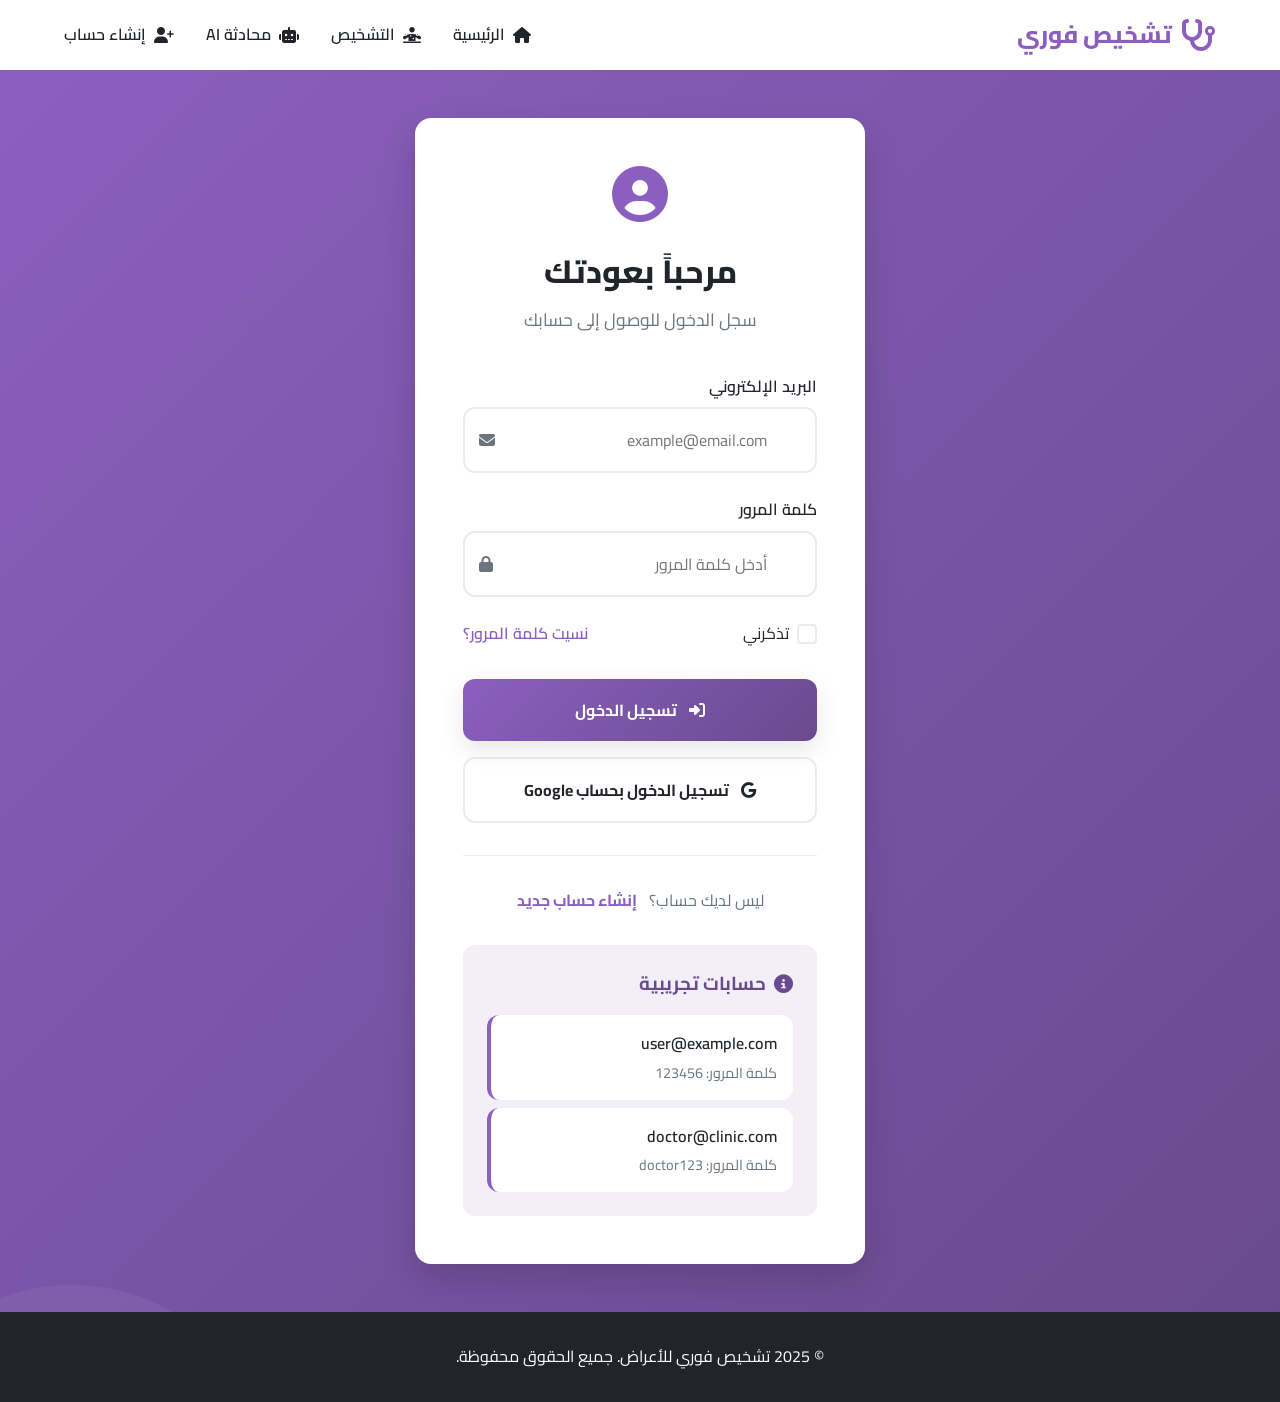
<file: index.html>
<!DOCTYPE html>
<html lang="ar" dir="rtl">
<head>
    <meta charset="UTF-8">
    <meta name="viewport" content="width=device-width, initial-scale=1.0">
    <title>تشخيص فوري للأعراض | الصفحة الرئيسية</title>
    <link href="https://fonts.googleapis.com/css2?family=Cairo:wght@300;400;500;600;700;800;900&display=swap" rel="stylesheet">
    <link rel="stylesheet" href="https://cdnjs.cloudflare.com/ajax/libs/font-awesome/6.4.0/css/all.min.css">
    <style>
        :root {
            --primary: #8A2BE2; /* تغيير الأزرق إلى بنفسجي */
            --primary-dark: #6A1B9A; /* بنفسجي داكن */
            --primary-light: #9C4DF4; /* بنفسجي فاتح */
            --secondary: #D8BFD8; /* لافندر فاتح */
            --accent: #FF6B8B; /* وردي */
            --success: #57CC99;
            --warning: #FFD166;
            --light: #F8F9FA;
            --dark: #212529;
            --gray: #6C757D;
            --gradient-primary: linear-gradient(135deg, #8A2BE2 0%, #6A1B9A 100%); /* تغيير التدرج إلى بنفسجي */
            --gradient-secondary: linear-gradient(135deg, #D8BFD8 0%, #8A2BE2 100%); /* تغيير التدرج إلى بنفسجي */
            --gradient-accent: linear-gradient(135deg, #FF6B8B 0%, #E63946 100%);
            --shadow-sm: 0 2px 10px rgba(0, 0, 0, 0.05);
            --shadow: 0 8px 25px rgba(0, 0, 0, 0.1);
            --shadow-lg: 0 15px 35px rgba(0, 0, 0, 0.15);
            --radius: 12px;
            --radius-lg: 16px;
        }

        * {
            margin: 0;
            padding: 0;
            box-sizing: border-box;
        }

        html {
            scroll-behavior: smooth;
        }

        body {
            font-family: 'Cairo', sans-serif;
            line-height: 1.6;
            color: var(--dark);
            background-color: #f8fafc;
            overflow-x: hidden;
        }

        /* Header */
        .header {
            background: white;
            box-shadow: var(--shadow-sm);
            position: sticky;
            top: 0;
            z-index: 100;
            padding: 1rem 0;
        }

        .header-container {
            max-width: 1200px;
            margin: 0 auto;
            padding: 0 1.5rem;
            display: flex;
            justify-content: space-between;
            align-items: center;
        }

        .logo {
            display: flex;
            align-items: center;
            text-decoration: none;
        }

        .logo-icon {
            font-size: 2rem;
            color: var(--primary);
            margin-left: 0.5rem;
        }

        .logo-text {
            font-size: 1.5rem;
            font-weight: 800;
            color: var(--primary);
        }

        .nav-menu {
            display: flex;
            list-style: none;
            gap: 2rem;
        }

        .nav-link {
            text-decoration: none;
            color: var(--dark);
            font-weight: 600;
            transition: color 0.3s;
            display: flex;
            align-items: center;
            gap: 0.5rem;
        }

        .nav-link:hover, .nav-link.active {
            color: var(--primary);
        }

        .user-actions {
            display: flex;
            align-items: center;
            gap: 1rem;
        }

        .user-profile {
            display: flex;
            align-items: center;
            gap: 0.5rem;
            background: var(--light);
            padding: 0.5rem 1rem;
            border-radius: 50px;
            cursor: pointer;
        }

        .user-avatar {
            width: 36px;
            height: 36px;
            border-radius: 50%;
            background: var(--gradient-primary);
            display: flex;
            align-items: center;
            justify-content: center;
            color: white;
            font-weight: 700;
        }

        .mobile-menu-btn {
            display: none;
            background: none;
            border: none;
            font-size: 1.5rem;
            color: var(--dark);
            cursor: pointer;
        }

        /* Hero Section */
        .hero {
            background: var(--gradient-primary);
            color: white;
            padding: 5rem 0;
            position: relative;
            overflow: hidden;
        }

        .hero::before {
            content: '';
            position: absolute;
            top: -50%;
            right: -20%;
            width: 600px;
            height: 600px;
            border-radius: 50%;
            background: rgba(255, 255, 255, 0.05);
        }

        .hero::after {
            content: '';
            position: absolute;
            bottom: -30%;
            left: -10%;
            width: 400px;
            height: 400px;
            border-radius: 50%;
            background: rgba(255, 255, 255, 0.05);
        }

        .hero-container {
            max-width: 1200px;
            margin: 0 auto;
            padding: 0 1.5rem;
            display: grid;
            grid-template-columns: 1fr 1fr;
            gap: 3rem;
            align-items: center;
            position: relative;
            z-index: 1;
        }

        .hero-content {
            padding: 1rem 0;
        }

        .hero-badge {
            display: inline-block;
            background: rgba(255, 255, 255, 0.2);
            color: white;
            padding: 0.5rem 1.2rem;
            border-radius: 50px;
            font-size: 0.9rem;
            font-weight: 600;
            margin-bottom: 1.5rem;
            backdrop-filter: blur(10px);
        }

        .hero-title {
            font-size: 3rem;
            line-height: 1.2;
            margin-bottom: 1.5rem;
            font-weight: 800;
        }

        .hero-description {
            font-size: 1.2rem;
            margin-bottom: 2.5rem;
            opacity: 0.9;
        }

        .hero-actions {
            display: flex;
            gap: 1rem;
            margin-bottom: 3rem;
        }

        .btn {
            display: inline-flex;
            align-items: center;
            justify-content: center;
            padding: 1rem 2rem;
            border-radius: var(--radius);
            font-weight: 700;
            text-decoration: none;
            transition: all 0.3s ease;
            border: none;
            cursor: pointer;
            font-family: inherit;
            font-size: 1rem;
            gap: 0.7rem;
        }

        .btn-primary {
            background: white;
            color: var(--primary);
            box-shadow: var(--shadow);
        }

        .btn-primary:hover {
            transform: translateY(-3px);
            box-shadow: var(--shadow-lg);
        }

        .btn-outline {
            background: transparent;
            color: white;
            border: 2px solid rgba(255, 255, 255, 0.3);
        }

        .btn-outline:hover {
            background: rgba(255, 255, 255, 0.1);
            transform: translateY(-3px);
        }

        .hero-stats {
            display: flex;
            gap: 2rem;
        }

        .stat {
            text-align: center;
        }

        .stat-number {
            font-size: 2rem;
            font-weight: 800;
            margin-bottom: 0.5rem;
        }

        .stat-label {
            font-size: 0.9rem;
            opacity: 0.8;
        }

        .hero-visual {
            display: flex;
            justify-content: center;
            align-items: center;
        }

        .hero-card {
            background: white;
            border-radius: var(--radius-lg);
            padding: 2rem;
            box-shadow: var(--shadow-lg);
            color: var(--dark);
            text-align: center;
            max-width: 300px;
            margin: 0 auto;
        }

        .hero-card-icon {
            font-size: 3rem;
            margin-bottom: 1rem;
            color: var(--primary);
        }

        .hero-card-title {
            font-size: 1.5rem;
            margin-bottom: 1rem;
            font-weight: 700;
        }

        .hero-card-description {
            color: var(--gray);
            margin-bottom: 1.5rem;
        }

        /* Sections */
        .section {
            padding: 5rem 0;
        }

        .section-header {
            text-align: center;
            margin-bottom: 4rem;
        }

        .section-title {
            font-size: 2.5rem;
            color: var(--dark);
            margin-bottom: 1rem;
            font-weight: 800;
            position: relative;
            display: inline-block;
        }

        .section-title::after {
            content: '';
            position: absolute;
            bottom: -10px;
            right: 50%;
            transform: translateX(50%);
            width: 80px;
            height: 4px;
            background: var(--gradient-primary);
            border-radius: 2px;
        }

        .section-description {
            font-size: 1.2rem;
            color: var(--gray);
            max-width: 700px;
            margin: 0 auto;
        }

        .container {
            max-width: 1200px;
            margin: 0 auto;
            padding: 0 1.5rem;
        }

        /* Features */
        .features-grid {
            display: grid;
            grid-template-columns: repeat(auto-fit, minmax(300px, 1fr));
            gap: 2rem;
        }

        .feature-card {
            background: white;
            border-radius: var(--radius-lg);
            padding: 2.5rem 2rem;
            box-shadow: var(--shadow);
            transition: all 0.3s ease;
            text-align: center;
            border-top: 4px solid var(--primary);
        }

        .feature-card:hover {
            transform: translateY(-10px);
            box-shadow: var(--shadow-lg);
        }

        .feature-icon {
            font-size: 3rem;
            margin-bottom: 1.5rem;
            color: var(--primary);
        }

        .feature-title {
            font-size: 1.5rem;
            margin-bottom: 1rem;
            font-weight: 700;
        }

        .feature-description {
            color: var(--gray);
            margin-bottom: 1.5rem;
        }

        .feature-link {
            color: var(--primary);
            text-decoration: none;
            font-weight: 700;
            display: inline-flex;
            align-items: center;
            gap: 0.5rem;
            transition: gap 0.3s;
        }

        .feature-link:hover {
            gap: 0.8rem;
        }

        /* Services */
        .services-grid {
            display: grid;
            grid-template-columns: repeat(auto-fit, minmax(250px, 1fr));
            gap: 2rem;
        }

        .service-card {
            background: white;
            border-radius: var(--radius-lg);
            padding: 2rem;
            box-shadow: var(--shadow);
            transition: all 0.3s ease;
            text-align: center;
        }

        .service-card:hover {
            transform: translateY(-5px);
            box-shadow: var(--shadow-lg);
        }

        .service-icon {
            font-size: 2.5rem;
            margin-bottom: 1.5rem;
            color: var(--primary);
        }

        .service-title {
            font-size: 1.3rem;
            margin-bottom: 1rem;
            font-weight: 700;
        }

        .service-description {
            color: var(--gray);
        }

        /* Emergency */
        .emergency-section {
            background: var(--gradient-accent);
            color: white;
            padding: 4rem 0;
            text-align: center;
        }

        .emergency-title {
            font-size: 2.5rem;
            margin-bottom: 1rem;
            font-weight: 800;
        }

        .emergency-description {
            font-size: 1.2rem;
            margin-bottom: 2rem;
            max-width: 600px;
            margin-left: auto;
            margin-right: auto;
        }

        .emergency-number {
            font-size: 3.5rem;
            font-weight: 900;
            margin-bottom: 2rem;
            display: block;
        }

        .emergency-btn {
            background: white;
            color: var(--accent);
            padding: 1rem 2.5rem;
            border-radius: 50px;
            font-weight: 800;
            text-decoration: none;
            display: inline-flex;
            align-items: center;
            gap: 0.7rem;
            transition: all 0.3s ease;
            box-shadow: var(--shadow);
        }

        .emergency-btn:hover {
            transform: translateY(-3px);
            box-shadow: var(--shadow-lg);
        }

        /* Footer */
        .footer {
            background: var(--dark);
            color: white;
            padding: 4rem 0 2rem;
        }

        .footer-grid {
            display: grid;
            grid-template-columns: repeat(auto-fit, minmax(200px, 1fr));
            gap: 2rem;
            margin-bottom: 3rem;
        }

        .footer-column h3 {
            font-size: 1.3rem;
            margin-bottom: 1.5rem;
            font-weight: 700;
        }

        .footer-links {
            list-style: none;
        }

        .footer-links li {
            margin-bottom: 0.8rem;
        }

        .footer-links a {
            color: rgba(255, 255, 255, 0.7);
            text-decoration: none;
            transition: color 0.3s;
        }

        .footer-links a:hover {
            color: white;
        }

        .footer-bottom {
            text-align: center;
            padding-top: 2rem;
            border-top: 1px solid rgba(255, 255, 255, 0.1);
            color: rgba(255, 255, 255, 0.7);
        }

        /* Responsive */
        @media (max-width: 992px) {
            .hero-container {
                grid-template-columns: 1fr;
                text-align: center;
            }
            
            .hero-visual {
                order: -1;
            }
            
            .hero-title {
                font-size: 2.5rem;
            }
        }

        @media (max-width: 768px) {
            .nav-menu {
                display: none;
            }
            
            .mobile-menu-btn {
                display: block;
            }
            
            .hero-title {
                font-size: 2rem;
            }
            
            .hero-actions {
                flex-direction: column;
                align-items: center;
            }
            
            .hero-stats {
                justify-content: center;
            }
            
            .section-title {
                font-size: 2rem;
            }
        }

        @media (max-width: 576px) {
            .hero {
                padding: 3rem 0;
            }
            
            .section {
                padding: 3rem 0;
            }
            
            .hero-stats {
                flex-direction: column;
                gap: 1.5rem;
            }
            
            .emergency-number {
                font-size: 2.5rem;
            }
        }
    </style>
</head>
<body>
    <!-- Header -->
    <header class="header">
        <div class="header-container">
            <a href="index.html" class="logo">
                <i class="fas fa-stethoscope logo-icon"></i>
                <span class="logo-text">تشخيص فوري</span>
            </a>
            
            <nav>
                <ul class="nav-menu">
                    <li><a href="index.html" class="nav-link active"><i class="fas fa-home"></i> الرئيسية</a></li>
                    <li><a href="diagnosis.html" class="nav-link"><i class="fas fa-diagnoses"></i> التشخيص</a></li>
                    <li><a href="chat.html" class="nav-link"><i class="fas fa-robot"></i> محادثة AI</a></li>
                    <li><a href="hospitals.html" class="nav-link"><i class="fas fa-hospital"></i> المستشفيات</a></li>
                    <li><a href="settings.html" class="nav-link"><i class="fas fa-cog"></i> الإعدادات</a></li>
                </ul>
            </nav>
            
            <div class="user-actions">
                <div class="user-profile">
                    <div class="user-avatar">م</div>
                    <span>مستخدم</span>
                </div>
                <button class="mobile-menu-btn">
                    <i class="fas fa-bars"></i>
                </button>
            </div>
        </div>
    </header>

    <!-- Hero Section -->
    <section class="hero">
        <div class="hero-container">
            <div class="hero-content">
                <span class="hero-badge"><i class="fas fa-bolt"></i> منصة صحة رقمية متكاملة</span>
                <h1 class="hero-title">تشخيص ذكي للأعراض مع متابعة فورية لحالتك الصحية</h1>
                <p class="hero-description">ابدأ رحلتك مع منصة تشخيص فوري للأعراض لتحصل على توصيات دقيقة، خريطة للمستشفيات القريبة، ومحادثة مع مساعد طبي ذكي.</p>
                
                <div class="hero-actions">
                    <a href="diagnosis.html" class="btn btn-primary"><i class="fas fa-stethoscope"></i> ابدأ التشخيص الآن</a>
                    <a href="chat.html" class="btn btn-outline"><i class="fas fa-robot"></i> تحدث مع المساعد الذكي</a>
                </div>
                
                <div class="hero-stats">
                    <div class="stat">
                        <div class="stat-number">120K+</div>
                        <div class="stat-label">جلسة تشخيص ناجحة</div>
                    </div>
                    <div class="stat">
                        <div class="stat-number">95%</div>
                        <div class="stat-label">رضا المستخدمين</div>
                    </div>
                    <div class="stat">
                        <div class="stat-number">24/7</div>
                        <div class="stat-label">دعم واستشارات</div>
                    </div>
                </div>
            </div>
            
            <div class="hero-visual">
                <div class="hero-card">
                    <i class="fas fa-brain hero-card-icon"></i>
                    <h3 class="hero-card-title">تشخيص بالذكاء الاصطناعي</h3>
                    <p class="hero-card-description">تحليل دقيق للأعراض باستخدام أحدث تقنيات الذكاء الاصطناعي</p>
                    <a href="diagnosis.html" class="btn btn-primary">جربه الآن</a>
                </div>
            </div>
        </div>
    </section>

    <!-- Features Section -->
    <section class="section">
        <div class="container">
            <div class="section-header">
                <h2 class="section-title">خدمات المنصة</h2>
                <p class="section-description">مجموعة أدوات متكاملة لمتابعة صحتك من مكان واحد</p>
            </div>
            
            <div class="features-grid">
                <div class="feature-card">
                    <i class="fas fa-diagnoses feature-icon"></i>
                    <h3 class="feature-title">تشخيص الأعراض</h3>
                    <p class="feature-description">تحليل دقيق للأعراض باستخدام قاعدة بيانات واسعة يتم تحديثها باستمرار</p>
                    <a href="diagnosis.html" class="feature-link">انتقل لصفحة التشخيص <i class="fas fa-arrow-left"></i></a>
                </div>
                
                <div class="feature-card">
                    <i class="fas fa-robot feature-icon"></i>
                    <h3 class="feature-title">محادثة طبية فورية</h3>
                    <p class="feature-description">تواصل مع مساعد طبي افتراضي للحصول على نصائح مبدئية حول حالتك</p>
                    <a href="chat.html" class="feature-link">ابدأ المحادثة <i class="fas fa-arrow-left"></i></a>
                </div>
                
                <div class="feature-card">
                    <i class="fas fa-map-marked-alt feature-icon"></i>
                    <h3 class="feature-title">تحديد أقرب المستشفيات</h3>
                    <p class="feature-description">خريطة تفاعلية تعتمد على موقعك الجغرافي لعرض أهم المراكز والمستشفيات القريبة</p>
                    <a href="hospitals.html" class="feature-link">عرض الخريطة <i class="fas fa-arrow-left"></i></a>
                </div>
            </div>
        </div>
    </section>

    <!-- Services Section -->
    <section class="section" style="background: #f8f9fa;">
        <div class="container">
            <div class="section-header">
                <h2 class="section-title">خدمات إضافية</h2>
                <p class="section-description">خدمات متكاملة لرعاية صحتك بشكل أفضل</p>
            </div>
            
            <div class="services-grid">
                <div class="service-card">
                    <i class="fas fa-heartbeat service-icon"></i>
                    <h3 class="service-title">مراقبة المؤشرات</h3>
                    <p class="service-description">تتبع ومراقبة المؤشرات الحيوية الأساسية لحالتك الصحية</p>
                </div>
                
                <div class="service-card">
                    <i class="fas fa-calendar-check service-icon"></i>
                    <h3 class="service-title">مواعيد الطبيب</h3>
                    <p class="service-description">حجز مواعيد مع الأطباء المتخصصين بسهولة وسرعة</p>
                </div>
                
                <div class="service-card">
                    <i class="fas fa-pills service-icon"></i>
                    <h3 class="service-title">إدارة الأدوية</h3>
                    <p class="service-description">تنظيم وجدولة الأدوية والجرعات والمتابعة اليومية</p>
                </div>
                
                <div class="service-card">
                    <i class="fas fa-file-medical service-icon"></i>
                    <h3 class="service-title">السجل الصحي</h3>
                    <p class="service-description">تخزين وتنظيم السجلات والتقارير الطبية بشكل آمن</p>
                </div>
            </div>
        </div>
    </section>

    <!-- Emergency Section -->
    <section class="emergency-section">
        <div class="container">
            <h2 class="emergency-title">رقم الطوارئ الموحد</h2>
            <p class="emergency-description">اتصل فوراً في الحالات الطارئة. هذا الرقم يعمل على مدار 24 ساعة.</p>
            <span class="emergency-number">123</span>
            <a href="tel:123" class="emergency-btn"><i class="fas fa-phone"></i> اتصل الآن</a>
        </div>
    </section>

    <!-- Footer -->
    <footer class="footer">
        <div class="container">
            <div class="footer-grid">
                <div class="footer-column">
                    <h3>تشخيص فوري</h3>
                    <p>منصة رقمية متكاملة لتشخيص الأعراض وتقديم الرعاية الصحية الذكية.</p>
                </div>
                
                <div class="footer-column">
                    <h3>روابط سريعة</h3>
                    <ul class="footer-links">
                        <li><a href="index.html">الرئيسية</a></li>
                        <li><a href="diagnosis.html">التشخيص</a></li>
                        <li><a href="chat.html">محادثة AI</a></li>
                        <li><a href="hospitals.html">المستشفيات</a></li>
                    </ul>
                </div>
                
                <div class="footer-column">
                    <h3>خدماتنا</h3>
                    <ul class="footer-links">
                        <li><a href="#">تشخيص الأعراض</a></li>
                        <li><a href="#">المساعد الطبي</a></li>
                        <li><a href="#">خريطة المستشفيات</a></li>
                        <li><a href="#">مراقبة المؤشرات</a></li>
                    </ul>
                </div>
                
                <div class="footer-column">
                    <h3>اتصل بنا</h3>
                    <ul class="footer-links">
                        <li><a href="tel:123">الطوارئ: 123</a></li>
                        <li><a href="mailto:info@idos.com">info@idos.com</a></li>
                        <li><a href="#">الدعم الفني</a></li>
                    </ul>
                </div>
            </div>
            
            <div class="footer-bottom">
                <p>© 2025 تشخيص فوري للأعراض. جميع الحقوق محفوظة.</p>
            </div>
        </div>
    </footer>

    <script>
        // التحقق من حالة تسجيل الدخول
        document.addEventListener('DOMContentLoaded', function() {
            const userSession = localStorage.getItem('userSession') || sessionStorage.getItem('userSession');
            
            if (!userSession) {
                // إذا لم يكن المستخدم مسجل الدخول، توجيه إلى صفحة تسجيل الدخول
                window.location.href = 'login.html';
                return;
            }
            
            // تحديث معلومات المستخدم
            try {
                const userData = JSON.parse(userSession);
                const userAvatar = document.querySelector('.user-avatar');
                const userName = document.querySelector('.user-profile span');
                
                if (userData.name && userAvatar) {
                    userAvatar.textContent = userData.name.charAt(0);
                }
                if (userData.name && userName) {
                    userName.textContent = userData.name;
                }
            } catch (e) {
                console.log('خطأ في تحليل بيانات المستخدم');
            }
            
            // إعداد زر تسجيل الخروج
            const logoutBtn = document.createElement('a');
            logoutBtn.href = 'login.html';
            logoutBtn.className = 'nav-link';
            logoutBtn.innerHTML = '<i class="fas fa-sign-out-alt"></i> تسجيل الخروج';
            logoutBtn.addEventListener('click', function(e) {
                e.preventDefault();
                localStorage.removeItem('userSession');
                sessionStorage.removeItem('userSession');
                localStorage.removeItem('rememberMe');
                window.location.href = 'login.html';
            });
            
            document.querySelector('.nav-menu').appendChild(logoutBtn);
        });

        // تأثيرات إضافية للصفحة
        const observerOptions = {
            threshold: 0.1,
            rootMargin: '0px 0px -50px 0px'
        };

        const observer = new IntersectionObserver(function(entries) {
            entries.forEach(entry => {
                if (entry.isIntersecting) {
                    entry.target.style.opacity = '1';
                    entry.target.style.transform = 'translateY(0)';
                }
            });
        }, observerOptions);

        // تطبيق تأثيرات الظهور على العناصر
        document.querySelectorAll('.feature-card, .service-card, .section-header').forEach(el => {
            el.style.opacity = '0';
            el.style.transform = 'translateY(30px)';
            el.style.transition = 'opacity 0.6s ease, transform 0.6s ease';
            observer.observe(el);
        });

        // تأثير التمرير للرأس
        window.addEventListener('scroll', function() {
            const header = document.querySelector('.header');
            if (window.scrollY > 50) {
                header.style.background = 'rgba(255, 255, 255, 0.98)';
                header.style.boxShadow = 'var(--shadow)';
                header.style.backdropFilter = 'blur(10px)';
            } else {
                header.style.background = 'white';
                header.style.boxShadow = 'var(--shadow-sm)';
            }
        });
    </script>
</body>
</html>
</file>
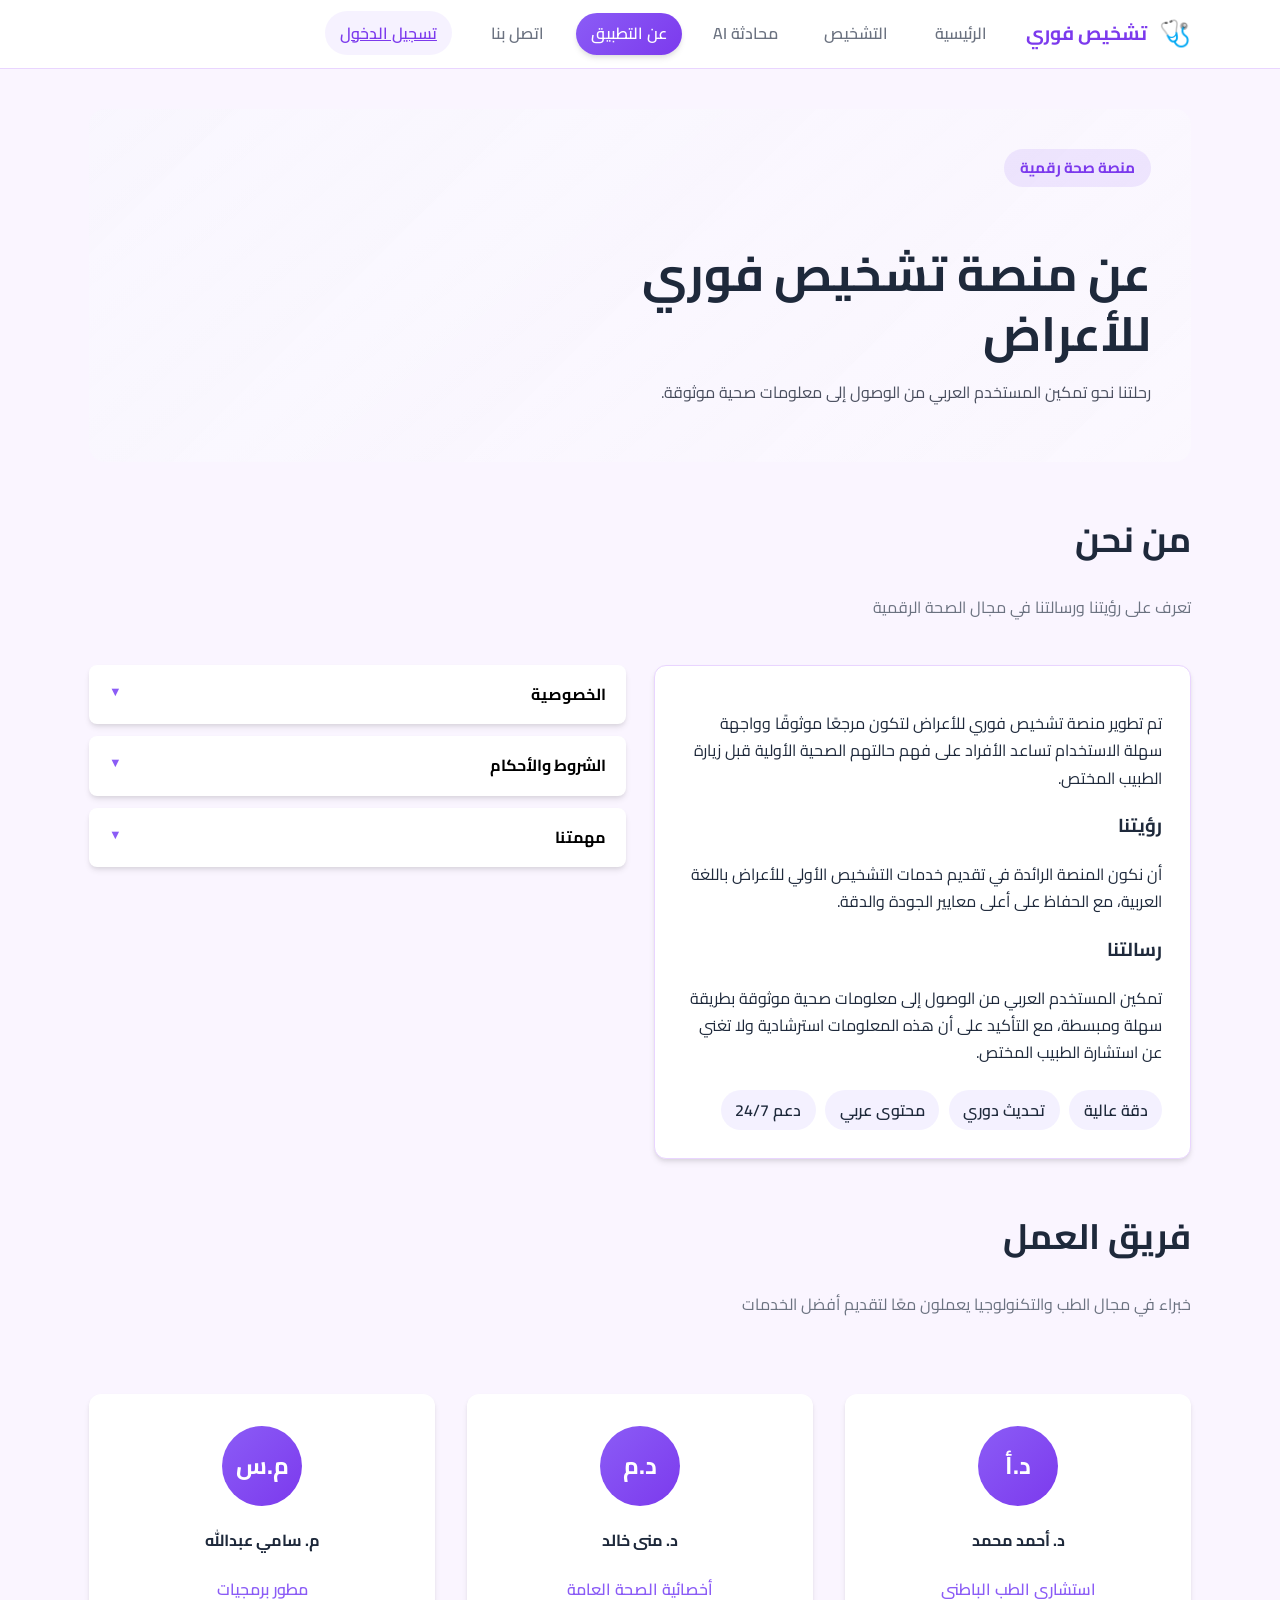
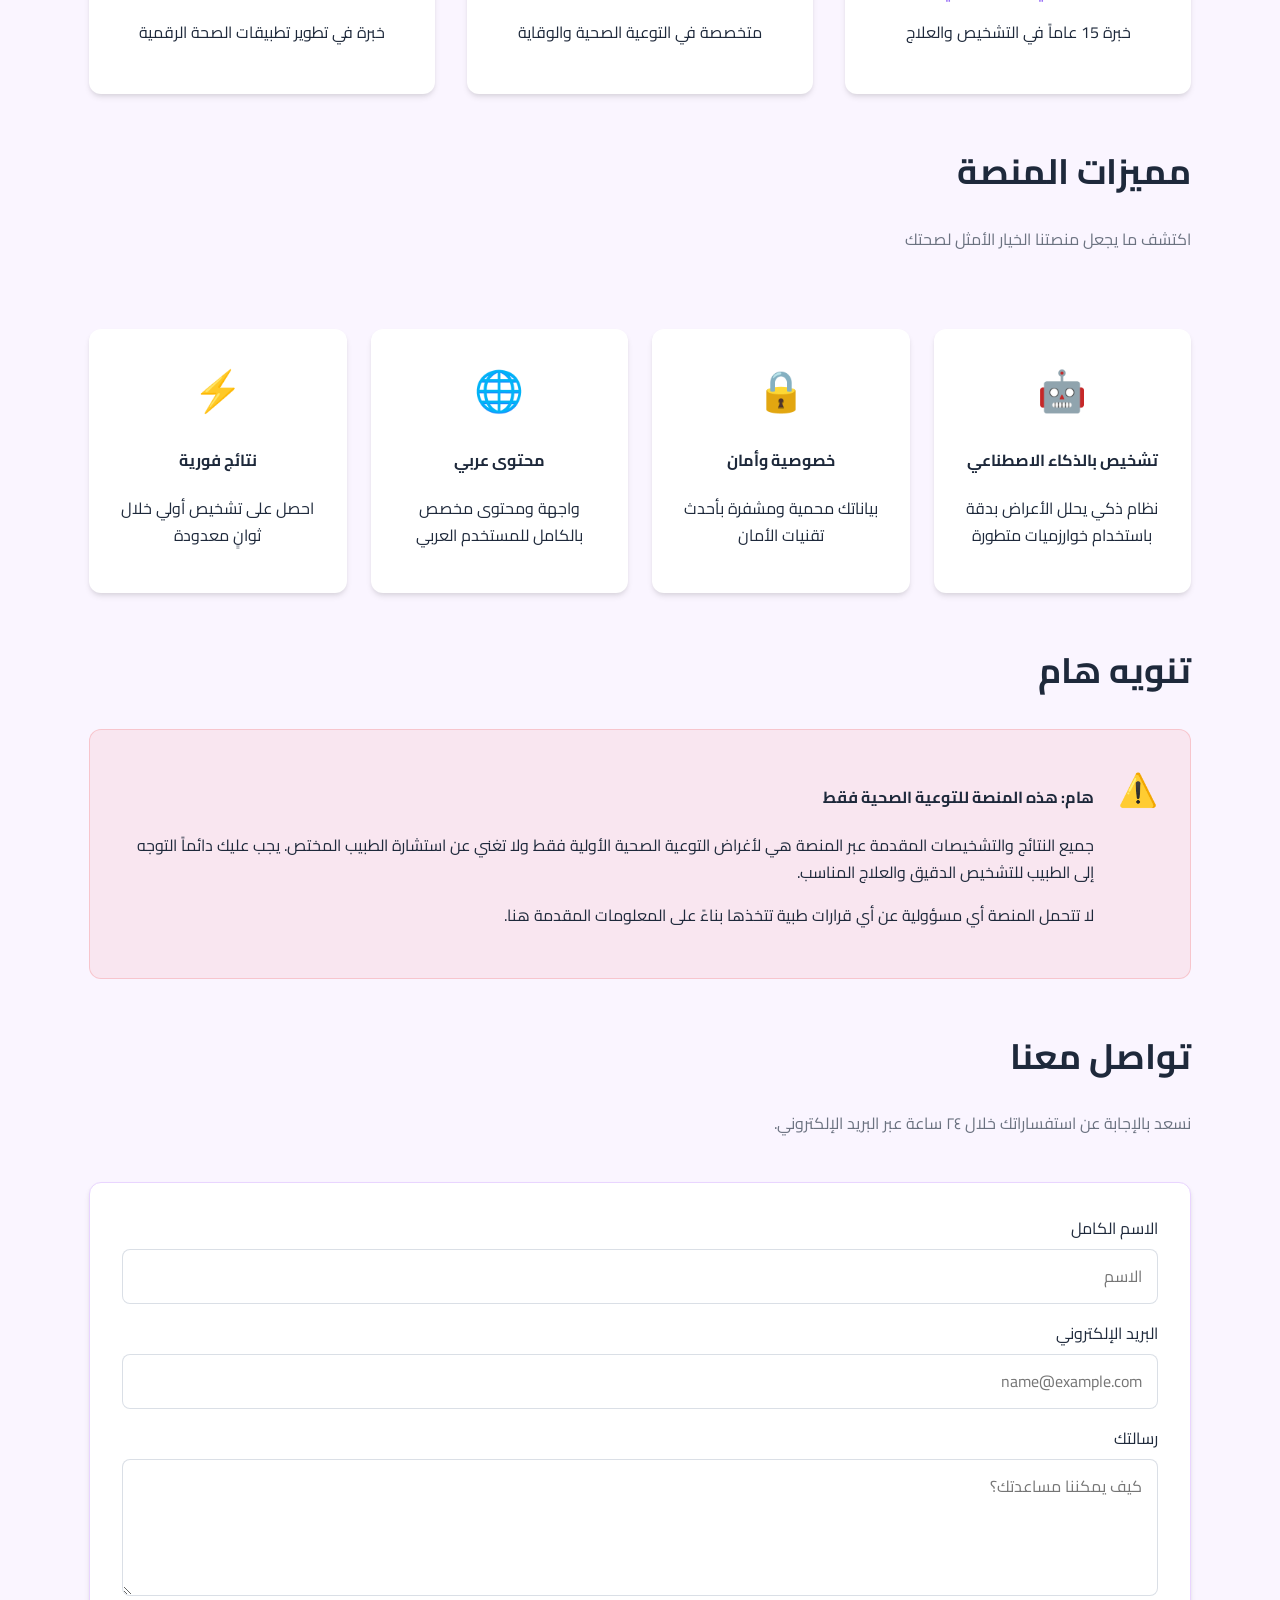
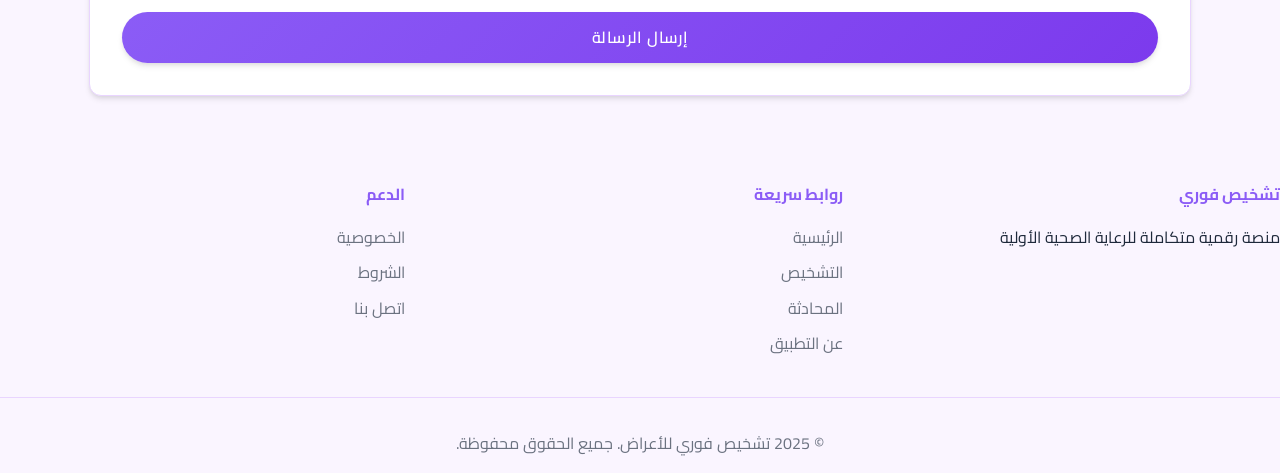
<file: about.html>
<!DOCTYPE html>
<html lang="ar" dir="rtl">
<head>
    <meta charset="utf-8">
    <meta name="viewport" content="width=device-width, initial-scale=1">
    <title>عن منصة تشخيص فوري للأعراض</title>
    <link href="https://fonts.googleapis.com/css2?family=Cairo:wght@400;600;700;800&display=swap" rel="stylesheet">
    <link rel="stylesheet" href="styles.css">
    <meta name="description" content="تعرف على منصة تشخيص فوري للأعراض - رحلتنا نحو تمكين المستخدم العربي من الوصول إلى معلومات صحية موثوقة">
</head>
<body class="loading">
    <div id="preloader" aria-hidden="true">
        <div class="loader">
            <div class="loader__pulse"></div>
            <span class="loader__text">يتم تحميل المنصة الصحية...</span>
        </div>
    </div>

    <header class="site-header">
        <div class="nav-container">
            <a class="brand" href="index.html" aria-label="العودة للصفحة الرئيسية">
                <span class="brand__icon" aria-hidden="true">🩺</span>
                <span class="brand__text">تشخيص فوري</span>
            </a>
            <nav class="main-nav" aria-label="القائمة الرئيسية">
                <ul>
                    <li><a href="index.html">الرئيسية</a></li>
                    <li><a href="diagnosis.html">التشخيص</a></li>
                    <li><a href="chat.html">محادثة AI</a></li>
                    <li><a href="about.html" class="is-active">عن التطبيق</a></li>
                    <li><a href="#contact">اتصل بنا</a></li>
                </ul>
            </nav>
            
            <!-- إضافة قسم المستخدم الديناميكي -->
            <div id="userSection" class="user-info" style="display: none;">
                <div class="user-avatar" id="userAvatar">م</div>
                <div>
                    <div id="userName" class="user-welcome"></div>
                    <div id="liveStats" class="live-stats" style="display: none;">
                        <div class="stat-item">
                            <span class="stat-number" id="totalRecords">0</span>
                            <span class="stat-label">تشخيص</span>
                        </div>
                        <div class="stat-item">
                            <span class="stat-number" id="recentRecords">0</span>
                            <span class="stat-label">مؤخراً</span>
                        </div>
                    </div>
                </div>
                <button class="btn btn-small btn-ghost" id="logoutBtn" aria-label="تسجيل الخروج">تسجيل الخروج</button>
            </div>
            <div id="authSection">
                <button class="btn btn-small btn-primary" id="loginBtn" aria-label="تسجيل الدخول">تسجيل الدخول</button>
            </div>
            
            <button class="nav-toggle" type="button" aria-expanded="false" aria-controls="mobileMenu" aria-label="قائمة التنقل">
                <span class="nav-toggle__line"></span>
                <span class="sr-only">فتح القائمة</span>
            </button>
        </div>
        <div id="mobileMenu" class="mobile-nav" hidden>
            <nav aria-label="القائمة الجانبية">
                <ul>
                    <li><a href="index.html">الرئيسية</a></li>
                    <li><a href="diagnosis.html">التشخيص</a></li>
                    <li><a href="chat.html">محادثة AI</a></li>
                    <li><a href="about.html" class="is-active">عن التطبيق</a></li>
                    <li><a href="#contact">اتصل بنا</a></li>
                </ul>
            </nav>
        </div>
    </header>

    <main class="page" id="aboutPage">
        <section class="hero hero--slim">
            <div class="hero__content hero__content--slim">
                <span class="hero__badge">منصة صحة رقمية</span>
                <h1>عن منصة تشخيص فوري للأعراض</h1>
                <p>رحلتنا نحو تمكين المستخدم العربي من الوصول إلى معلومات صحية موثوقة.</p>
            </div>
        </section>

        <section class="section" aria-labelledby="aboutHeading">
            <div class="section__header">
                <h2 id="aboutHeading">من نحن</h2>
                <p>تعرف على رؤيتنا ورسالتنا في مجال الصحة الرقمية</p>
            </div>
            <div class="about-layout">
                <div class="about-text">
                    <p>تم تطوير منصة تشخيص فوري للأعراض لتكون مرجعًا موثوقًا وواجهة سهلة الاستخدام تساعد الأفراد على فهم حالتهم الصحية الأولية قبل زيارة الطبيب المختص.</p>
                    
                    <h3>رؤيتنا</h3>
                    <p>أن نكون المنصة الرائدة في تقديم خدمات التشخيص الأولي للأعراض باللغة العربية، مع الحفاظ على أعلى معايير الجودة والدقة.</p>
                    
                    <h3>رسالتنا</h3>
                    <p>تمكين المستخدم العربي من الوصول إلى معلومات صحية موثوقة بطريقة سهلة ومبسطة، مع التأكيد على أن هذه المعلومات استرشادية ولا تغني عن استشارة الطبيب المختص.</p>
                    
                    <div class="pill-group">
                        <span class="pill">دقة عالية</span>
                        <span class="pill">تحديث دوري</span>
                        <span class="pill">محتوى عربي</span>
                        <span class="pill">دعم 24/7</span>
                    </div>
                </div>
                <div class="about-accordion">
                    <button class="accordion-toggle" type="button" aria-expanded="false" aria-controls="privacyPanel">
                        الخصوصية
                        <span class="sr-only">تفاصيل الخصوصية</span>
                    </button>
                    <div id="privacyPanel" class="accordion-panel" hidden>
                        <p>نلتزم بحماية بيانات المستخدمين وتخزينها بصورة آمنة وعدم مشاركتها إلا بإذن صريح. جميع البيانات الشخصية مشفرة ولا يتم تخزين أي معلومات حساسة.</p>
                    </div>
                    <button class="accordion-toggle" type="button" aria-expanded="false" aria-controls="termsPanel">
                        الشروط والأحكام
                        <span class="sr-only">تفاصيل الشروط والأحكام</span>
                    </button>
                    <div id="termsPanel" class="accordion-panel" hidden>
                        <p>نتائج المنصة استرشادية ولا تغني عن التشخيص السريري. باستخدامك للمنصة فإنك توافق على ذلك وتقر بأن المعلومات المقدمة هي لأغراض التوعية الصحية فقط.</p>
                    </div>
                    <button class="accordion-toggle" type="button" aria-expanded="false" aria-controls="missionPanel">
                        مهمتنا
                        <span class="sr-only">تفاصيل المهمة</span>
                    </button>
                    <div id="missionPanel" class="accordion-panel" hidden>
                        <p>نسعى لجعل المعلومات الصحية الموثوقة متاحة للجميع باللغة العربية، مع التركيز على البساطة والسهولة في الاستخدام لجميع الفئات العمرية.</p>
                    </div>
                </div>
            </div>
        </section>

        <section class="section" aria-labelledby="teamHeading">
            <div class="section__header">
                <h2 id="teamHeading">فريق العمل</h2>
                <p>خبراء في مجال الطب والتكنولوجيا يعملون معًا لتقديم أفضل الخدمات</p>
            </div>
            <div class="team-grid">
                <div class="team-member">
                    <div class="member-avatar">د.أ</div>
                    <h4>د. أحمد محمد</h4>
                    <span class="member-role">استشاري الطب الباطني</span>
                    <p>خبرة 15 عاماً في التشخيص والعلاج</p>
                </div>
                <div class="team-member">
                    <div class="member-avatar">د.م</div>
                    <h4>د. منى خالد</h4>
                    <span class="member-role">أخصائية الصحة العامة</span>
                    <p>متخصصة في التوعية الصحية والوقاية</p>
                </div>
                <div class="team-member">
                    <div class="member-avatar">م.س</div>
                    <h4>م. سامي عبدالله</h4>
                    <span class="member-role">مطور برمجيات</span>
                    <p>خبرة في تطوير تطبيقات الصحة الرقمية</p>
                </div>
            </div>
        </section>

        <section class="section" aria-labelledby="featuresHeading">
            <div class="section__header">
                <h2 id="featuresHeading">مميزات المنصة</h2>
                <p>اكتشف ما يجعل منصتنا الخيار الأمثل لصحتك</p>
            </div>
            <div class="features-grid">
                <div class="feature-card">
                    <div class="feature-icon">🤖</div>
                    <h4>تشخيص بالذكاء الاصطناعي</h4>
                    <p>نظام ذكي يحلل الأعراض بدقة باستخدام خوارزميات متطورة</p>
                </div>
                <div class="feature-card">
                    <div class="feature-icon">🔒</div>
                    <h4>خصوصية وأمان</h4>
                    <p>بياناتك محمية ومشفرة بأحدث تقنيات الأمان</p>
                </div>
                <div class="feature-card">
                    <div class="feature-icon">🌐</div>
                    <h4>محتوى عربي</h4>
                    <p>واجهة ومحتوى مخصص بالكامل للمستخدم العربي</p>
                </div>
                <div class="feature-card">
                    <div class="feature-icon">⚡</div>
                    <h4>نتائج فورية</h4>
                    <p>احصل على تشخيص أولي خلال ثوانٍ معدودة</p>
                </div>
            </div>
        </section>

        <section class="section" aria-labelledby="disclaimerHeading">
            <div class="section__header">
                <h2 id="disclaimerHeading">تنويه هام</h2>
            </div>
            <div class="disclaimer-card">
                <div class="disclaimer-icon">⚠️</div>
                <div class="disclaimer-content">
                    <h4>هام: هذه المنصة للتوعية الصحية فقط</h4>
                    <p>جميع النتائج والتشخيصات المقدمة عبر المنصة هي لأغراض التوعية الصحية الأولية فقط ولا تغني عن استشارة الطبيب المختص. يجب عليك دائماً التوجه إلى الطبيب للتشخيص الدقيق والعلاج المناسب.</p>
                    <p>لا تتحمل المنصة أي مسؤولية عن أي قرارات طبية تتخذها بناءً على المعلومات المقدمة هنا.</p>
                </div>
            </div>
        </section>

        <section id="contact" class="section" aria-labelledby="contactHeading">
            <div class="section__header">
                <h2 id="contactHeading">تواصل معنا</h2>
                <p>نسعد بالإجابة عن استفساراتك خلال ٢٤ ساعة عبر البريد الإلكتروني.</p>
            </div>
            <div class="contact-card">
                <form id="contactForm" class="form" novalidate>
                    <div class="form__field">
                        <label for="contactName">الاسم الكامل</label>
                        <input type="text" id="contactName" required placeholder="الاسم" aria-required="true">
                    </div>
                    <div class="form__field">
                        <label for="contactEmail">البريد الإلكتروني</label>
                        <input type="email" id="contactEmail" required placeholder="name@example.com" aria-required="true">
                    </div>
                    <div class="form__field">
                        <label for="contactMessage">رسالتك</label>
                        <textarea id="contactMessage" rows="4" required placeholder="كيف يمكننا مساعدتك؟" aria-required="true"></textarea>
                    </div>
                    <button class="btn btn-primary btn-full" type="submit">إرسال الرسالة</button>
                </form>
                <div id="contactFeedback" class="form-feedback" hidden aria-live="polite"></div>
            </div>
        </section>
    </main>

    <footer class="site-footer" role="contentinfo">
        <div class="footer-content">
            <div class="footer-section">
                <h4>تشخيص فوري</h4>
                <p>منصة رقمية متكاملة للرعاية الصحية الأولية</p>
            </div>
            <div class="footer-section">
                <h4>روابط سريعة</h4>
                <ul>
                    <li><a href="index.html">الرئيسية</a></li>
                    <li><a href="diagnosis.html">التشخيص</a></li>
                    <li><a href="chat.html">المحادثة</a></li>
                    <li><a href="about.html">عن التطبيق</a></li>
                </ul>
            </div>
            <div class="footer-section">
                <h4>الدعم</h4>
                <ul>
                    <li><a href="#privacy">الخصوصية</a></li>
                    <li><a href="#terms">الشروط</a></li>
                    <li><a href="#contact">اتصل بنا</a></li>
                </ul>
            </div>
        </div>
        <p class="footer-copyright">© 2025 تشخيص فوري للأعراض. جميع الحقوق محفوظة.</p>
    </footer>

    <!-- النوافذ المنبثقة للمصادقة -->
    <dialog id="authDialog" class="modal" aria-labelledby="authDialogTitle">
        <div class="modal__content">
            <button class="modal__close" type="button" id="closeAuthDialog" aria-label="إغلاق نافذة المصادقة">×</button>
            <div class="modal__heading">
                <span class="modal__icon">🔐</span>
                <h3 id="authDialogTitle">تسجيل الدخول</h3>
            </div>
            <form id="loginForm" class="auth-form" novalidate>
                <div class="form__field">
                    <label for="loginEmail">البريد الإلكتروني</label>
                    <input type="email" id="loginEmail" required placeholder="name@example.com" aria-required="true">
                </div>
                <div class="form__field">
                    <label for="loginPassword">كلمة المرور</label>
                    <input type="password" id="loginPassword" required placeholder="كلمة المرور" aria-required="true">
                </div>
                <button class="btn btn-primary btn-full" type="submit">تسجيل الدخول</button>
            </form>
            <p class="text-center">ليس لديك حساب؟ <button class="link-button" id="showRegister" aria-label="الانتقال إلى إنشاء حساب">إنشاء حساب جديد</button></p>
        </div>
    </dialog>

    <dialog id="registerDialog" class="modal" aria-labelledby="registerDialogTitle">
        <div class="modal__content">
            <button class="modal__close" type="button" id="closeRegisterDialog" aria-label="إغلاق نافذة التسجيل">×</button>
            <div class="modal__heading">
                <span class="modal__icon">👤</span>
                <h3 id="registerDialogTitle">إنشاء حساب جديد</h3>
            </div>
            <form id="registerForm" class="auth-form" novalidate>
                <div class="form__field">
                    <label for="registerName">الاسم الكامل</label>
                    <input type="text" id="registerName" required placeholder="الاسم الكامل" aria-required="true">
                </div>
                <div class="form__field">
                    <label for="registerEmail">البريد الإلكتروني</label>
                    <input type="email" id="registerEmail" required placeholder="name@example.com" aria-required="true">
                </div>
                <div class="form__field">
                    <label for="registerPassword">كلمة المرور</label>
                    <input type="password" id="registerPassword" required placeholder="كلمة المرور" aria-required="true">
                </div>
                <button class="btn btn-primary btn-full" type="submit">إنشاء حساب</button>
            </form>
            <p class="text-center">لديك حساب بالفعل؟ <button class="link-button" id="showLogin" aria-label="الانتقال إلى تسجيل الدخول">تسجيل الدخول</button></p>
        </div>
    </dialog>

    <script src="app.js"></script>
    
    <style>
        /* أنماط إضافية لصفحة about.html */
        .team-grid {
            display: grid;
            grid-template-columns: repeat(auto-fit, minmax(280px, 1fr));
            gap: 2rem;
            margin-top: 2rem;
        }
        
        .team-member {
            background: var(--color-surface);
            border-radius: var(--radius-md);
            padding: 2rem;
            text-align: center;
            box-shadow: var(--shadow-sm);
            transition: all var(--transition);
        }
        
        .team-member:hover {
            transform: translateY(-5px);
            box-shadow: var(--shadow-lg);
        }
        
        .member-avatar {
            width: 80px;
            height: 80px;
            border-radius: 50%;
            background: linear-gradient(135deg, var(--color-primary), var(--color-primary-dark));
            display: grid;
            place-items: center;
            color: white;
            font-size: 1.5rem;
            font-weight: bold;
            margin: 0 auto 1rem;
        }
        
        .member-role {
            color: var(--color-primary);
            font-weight: 600;
            margin-bottom: 1rem;
            display: block;
        }
        
        .features-grid {
            display: grid;
            grid-template-columns: repeat(auto-fit, minmax(250px, 1fr));
            gap: 1.5rem;
            margin-top: 2rem;
        }
        
        .feature-card {
            background: var(--color-surface);
            border-radius: var(--radius-md);
            padding: 1.75rem;
            text-align: center;
            box-shadow: var(--shadow-sm);
            transition: all var(--transition);
        }
        
        .feature-card:hover {
            transform: translateY(-5px);
            box-shadow: var(--shadow-lg);
        }
        
        .feature-icon {
            font-size: 2.5rem;
            margin-bottom: 1rem;
        }
        
        .disclaimer-card {
            display: flex;
            gap: 1.5rem;
            background: rgba(239, 68, 68, 0.08);
            border: 1px solid rgba(239, 68, 68, 0.2);
            border-radius: var(--radius-md);
            padding: 2rem;
        }
        
        .disclaimer-icon {
            font-size: 2rem;
            flex-shrink: 0;
        }
        
        .footer-content {
            display: grid;
            grid-template-columns: repeat(auto-fit, minmax(200px, 1fr));
            gap: 2rem;
            margin-bottom: 2rem;
        }
        
        .footer-section h4 {
            margin-bottom: 1rem;
            color: var(--color-primary);
        }
        
        .footer-section ul {
            list-style: none;
            padding: 0;
            margin: 0;
        }
        
        .footer-section ul li {
            margin-bottom: 0.5rem;
        }
        
        .footer-section ul li a {
            text-decoration: none;
            color: var(--color-muted);
            transition: color var(--transition);
        }
        
        .footer-section ul li a:hover {
            color: var(--color-primary);
        }
        
        .footer-copyright {
            text-align: center;
            padding-top: 2rem;
            border-top: 1px solid var(--color-border);
            color: var(--color-muted);
        }
        
        @media (max-width: 768px) {
            .disclaimer-card {
                flex-direction: column;
                text-align: center;
            }
            
            .team-grid,
            .features-grid {
                grid-template-columns: 1fr;
            }
        }
    </style>
</body>
</html>
</file>
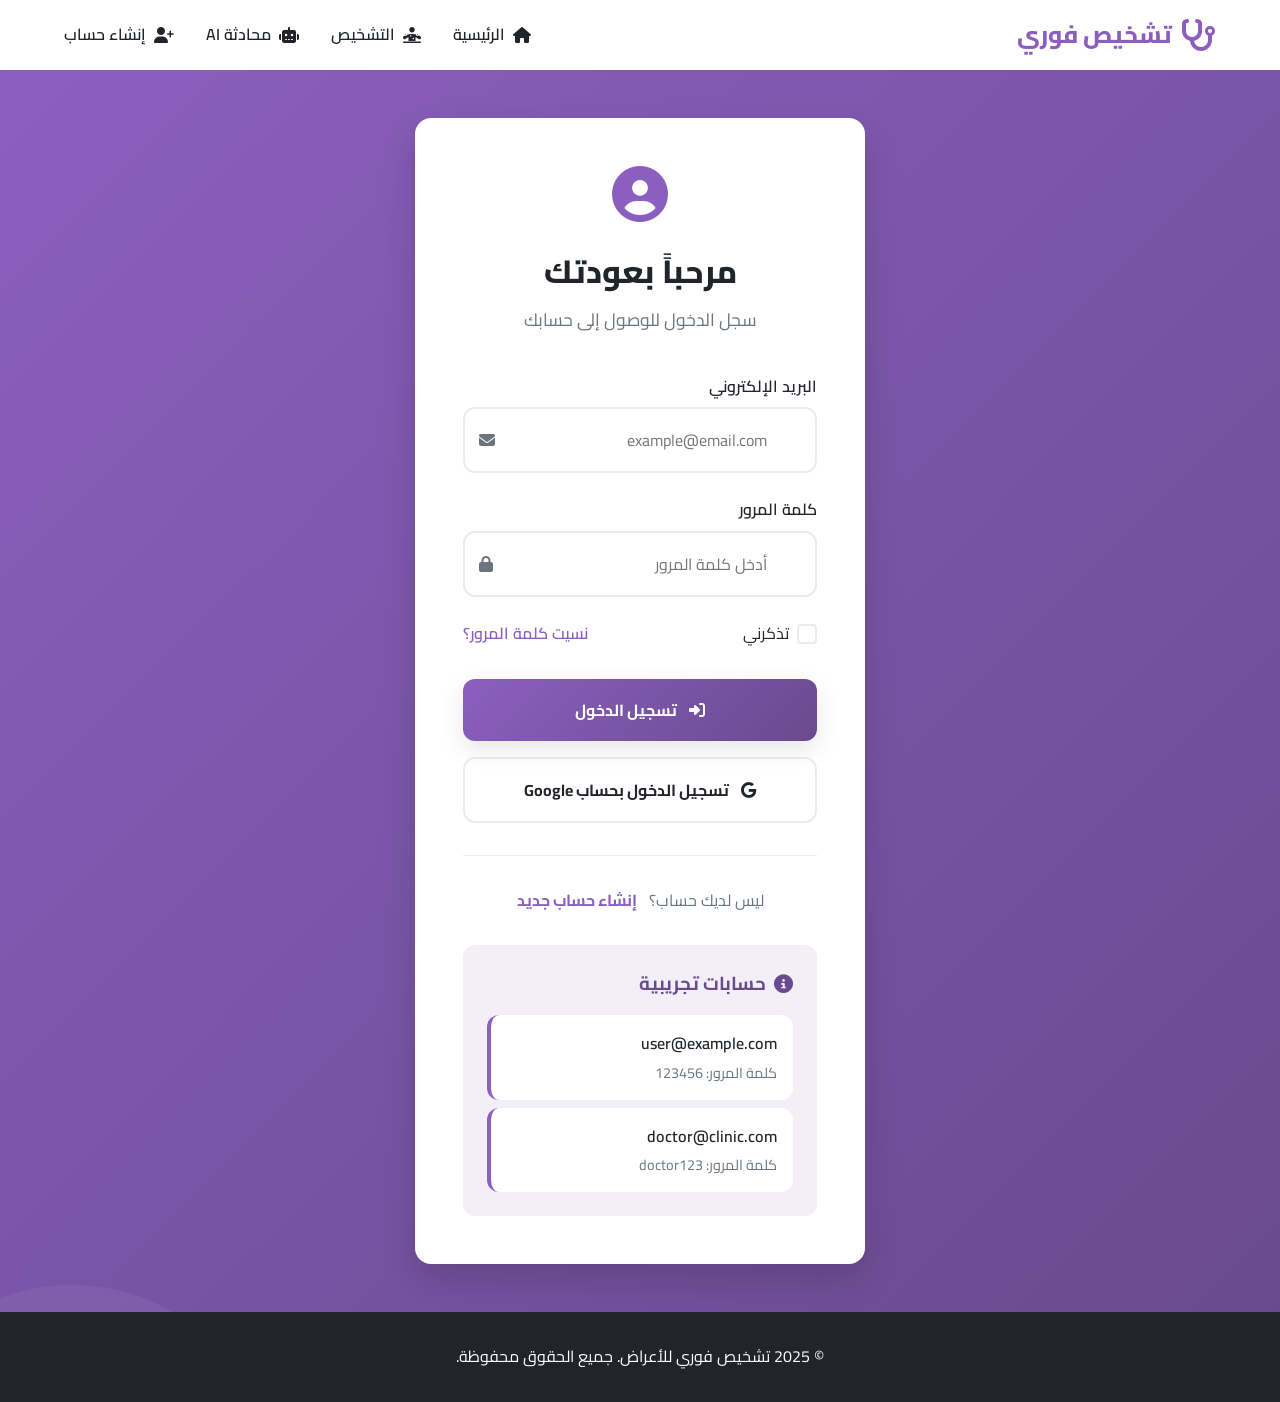
<file: login.html>
<!DOCTYPE html>
<html lang="ar" dir="rtl">
<head>
    <meta charset="UTF-8">
    <meta name="viewport" content="width=device-width, initial-scale=1.0">
    <title>تسجيل الدخول | تشخيص فوري</title>
    <link href="https://fonts.googleapis.com/css2?family=Cairo:wght@300;400;500;600;700;800;900&display=swap" rel="stylesheet">
    <link rel="stylesheet" href="https://cdnjs.cloudflare.com/ajax/libs/font-awesome/6.4.0/css/all.min.css">
    <style>
        :root {
            --primary: #8B5FBF;
            --primary-dark: #6A4A8F;
            --primary-light: #A67FDB;
            --secondary: #D8BFD8;
            --accent: #F76C6C;
            --success: #57CC99;
            --warning: #FFD166;
            --light: #F8F9FA;
            --dark: #212529;
            --gray: #6C757D;
            --gradient-primary: linear-gradient(135deg, #8B5FBF 0%, #6A4A8F 100%);
            --gradient-secondary: linear-gradient(135deg, #D8BFD8 0%, #9370DB 100%);
            --gradient-accent: linear-gradient(135deg, #F76C6C 0%, #E63946 100%);
            --shadow-sm: 0 2px 10px rgba(0, 0, 0, 0.05);
            --shadow: 0 8px 25px rgba(0, 0, 0, 0.1);
            --shadow-lg: 0 15px 35px rgba(0, 0, 0, 0.15);
            --radius: 12px;
            --radius-lg: 16px;
        }

        * {
            margin: 0;
            padding: 0;
            box-sizing: border-box;
        }

        html {
            scroll-behavior: smooth;
        }

        body {
            font-family: 'Cairo', sans-serif;
            line-height: 1.6;
            color: var(--dark);
            background-color: #f8fafc;
            overflow-x: hidden;
            min-height: 100vh;
            display: flex;
            flex-direction: column;
        }

        /* Header */
        .header {
            background: white;
            box-shadow: var(--shadow-sm);
            padding: 1rem 0;
        }

        .header-container {
            max-width: 1200px;
            margin: 0 auto;
            padding: 0 1.5rem;
            display: flex;
            justify-content: space-between;
            align-items: center;
        }

        .logo {
            display: flex;
            align-items: center;
            text-decoration: none;
        }

        .logo-icon {
            font-size: 2rem;
            color: var(--primary);
            margin-left: 0.5rem;
        }

        .logo-text {
            font-size: 1.5rem;
            font-weight: 800;
            color: var(--primary);
        }

        .nav-menu {
            display: flex;
            list-style: none;
            gap: 2rem;
        }

        .nav-link {
            text-decoration: none;
            color: var(--dark);
            font-weight: 600;
            transition: color 0.3s;
            display: flex;
            align-items: center;
            gap: 0.5rem;
        }

        .nav-link:hover, .nav-link.active {
            color: var(--primary);
        }

        /* Login Section */
        .login-section {
            flex: 1;
            display: flex;
            align-items: center;
            justify-content: center;
            padding: 3rem 1.5rem;
            background: var(--gradient-primary);
            position: relative;
            overflow: hidden;
        }

        .login-section::before {
            content: '';
            position: absolute;
            top: -50%;
            right: -20%;
            width: 600px;
            height: 600px;
            border-radius: 50%;
            background: rgba(255, 255, 255, 0.05);
        }

        .login-section::after {
            content: '';
            position: absolute;
            bottom: -30%;
            left: -10%;
            width: 400px;
            height: 400px;
            border-radius: 50%;
            background: rgba(255, 255, 255, 0.05);
        }

        .login-container {
            max-width: 450px;
            width: 100%;
            position: relative;
            z-index: 1;
        }

        .login-card {
            background: white;
            border-radius: var(--radius-lg);
            padding: 3rem;
            box-shadow: var(--shadow-lg);
            text-align: center;
        }

        .login-header {
            margin-bottom: 2.5rem;
        }

        .login-icon {
            font-size: 3.5rem;
            color: var(--primary);
            margin-bottom: 1.5rem;
        }

        .login-title {
            font-size: 2rem;
            color: var(--dark);
            margin-bottom: 0.5rem;
            font-weight: 800;
        }

        .login-subtitle {
            color: var(--gray);
            font-size: 1.1rem;
        }

        .form-group {
            margin-bottom: 1.5rem;
            text-align: right;
        }

        .form-label {
            display: block;
            margin-bottom: 0.5rem;
            font-weight: 600;
            color: var(--dark);
        }

        .input-group {
            position: relative;
        }

        .form-input {
            width: 100%;
            padding: 1rem 3rem 1rem 1rem;
            border: 2px solid #e9ecef;
            border-radius: var(--radius);
            font-size: 1rem;
            font-family: 'Cairo', sans-serif;
            transition: all 0.3s;
        }

        .form-input:focus {
            outline: none;
            border-color: var(--primary);
            box-shadow: 0 0 0 3px rgba(139, 95, 191, 0.1);
        }

        .input-icon {
            position: absolute;
            left: 1rem;
            top: 50%;
            transform: translateY(-50%);
            color: var(--gray);
        }

        .form-options {
            display: flex;
            justify-content: space-between;
            align-items: center;
            margin-bottom: 2rem;
        }

        .checkbox-container {
            display: flex;
            align-items: center;
            gap: 0.5rem;
            cursor: pointer;
        }

        .checkbox-container input {
            display: none;
        }

        .custom-checkbox {
            width: 20px;
            height: 20px;
            border: 2px solid #e9ecef;
            border-radius: 4px;
            display: flex;
            align-items: center;
            justify-content: center;
            transition: all 0.3s;
        }

        .custom-checkbox.checked {
            background: var(--primary);
            border-color: var(--primary);
        }

        .custom-checkbox.checked::after {
            content: '✓';
            color: white;
            font-size: 12px;
            font-weight: bold;
        }

        .forgot-link {
            color: var(--primary);
            text-decoration: none;
            font-weight: 600;
            transition: color 0.3s;
        }

        .forgot-link:hover {
            color: var(--primary-dark);
            text-decoration: underline;
        }

        .btn {
            display: inline-flex;
            align-items: center;
            justify-content: center;
            padding: 1rem 2rem;
            border-radius: var(--radius);
            font-weight: 700;
            text-decoration: none;
            transition: all 0.3s ease;
            border: none;
            cursor: pointer;
            font-family: inherit;
            font-size: 1rem;
            gap: 0.7rem;
            width: 100%;
        }

        .btn-primary {
            background: var(--gradient-primary);
            color: white;
            box-shadow: var(--shadow);
        }

        .btn-primary:hover {
            transform: translateY(-3px);
            box-shadow: var(--shadow-lg);
        }

        .btn-google {
            background: white;
            color: var(--dark);
            border: 2px solid #e9ecef;
            margin-top: 1rem;
        }

        .btn-google:hover {
            background: #f8f9fa;
            transform: translateY(-3px);
        }

        .login-footer {
            margin-top: 2rem;
            padding-top: 2rem;
            border-top: 1px solid #e9ecef;
        }

        .login-footer p {
            color: var(--gray);
        }

        .register-link {
            color: var(--primary);
            text-decoration: none;
            font-weight: 700;
            margin-right: 0.5rem;
            transition: color 0.3s;
        }

        .register-link:hover {
            color: var(--primary-dark);
            text-decoration: underline;
        }

        .demo-accounts {
            background: rgba(139, 95, 191, 0.1);
            border-radius: var(--radius);
            padding: 1.5rem;
            margin-top: 2rem;
            text-align: right;
        }

        .demo-title {
            font-weight: 700;
            margin-bottom: 1rem;
            color: var(--primary-dark);
            display: flex;
            align-items: center;
            gap: 0.5rem;
        }

        .demo-account {
            background: white;
            border-radius: var(--radius);
            padding: 1rem;
            margin-bottom: 0.5rem;
            border-left: 4px solid var(--primary);
            cursor: pointer;
            transition: all 0.3s;
        }

        .demo-account:hover {
            transform: translateX(-5px);
            box-shadow: var(--shadow-sm);
        }

        .demo-account:last-child {
            margin-bottom: 0;
        }

        .demo-email {
            font-weight: 600;
            color: var(--dark);
        }

        .demo-password {
            color: var(--gray);
            font-size: 0.9rem;
            margin-top: 0.25rem;
        }

        /* Footer */
        .footer {
            background: var(--dark);
            color: white;
            padding: 2rem 0;
            text-align: center;
        }

        .footer p {
            margin: 0;
        }

        /* Responsive */
        @media (max-width: 768px) {
            .nav-menu {
                display: none;
            }
            
            .login-card {
                padding: 2rem;
            }
            
            .login-title {
                font-size: 1.7rem;
            }
        }

        @media (max-width: 576px) {
            .login-section {
                padding: 2rem 1rem;
            }
            
            .login-card {
                padding: 1.5rem;
            }
            
            .form-options {
                flex-direction: column;
                gap: 1rem;
                align-items: flex-start;
            }
            
            .demo-accounts {
                padding: 1rem;
            }
        }

        /* Animations */
        @keyframes fadeIn {
            from {
                opacity: 0;
                transform: translateY(20px);
            }
            to {
                opacity: 1;
                transform: translateY(0);
            }
        }

        .login-card {
            animation: fadeIn 0.6s ease-out;
        }

        .form-group {
            animation: fadeIn 0.6s ease-out 0.2s both;
        }

        .form-options {
            animation: fadeIn 0.6s ease-out 0.4s both;
        }

        .btn-primary {
            animation: fadeIn 0.6s ease-out 0.6s both;
        }

        .login-footer {
            animation: fadeIn 0.6s ease-out 0.8s both;
        }
    </style>
</head>
<body>
    <!-- Header -->
    <header class="header">
        <div class="header-container">
            <a href="index.html" class="logo">
                <i class="fas fa-stethoscope logo-icon"></i>
                <span class="logo-text">تشخيص فوري</span>
            </a>
            
            <nav>
                <ul class="nav-menu">
                    <li><a href="index.html" class="nav-link"><i class="fas fa-home"></i> الرئيسية</a></li>
                    <li><a href="diagnosis.html" class="nav-link"><i class="fas fa-diagnoses"></i> التشخيص</a></li>
                    <li><a href="chat.html" class="nav-link"><i class="fas fa-robot"></i> محادثة AI</a></li>
                    <li><a href="register.html" class="nav-link"><i class="fas fa-user-plus"></i> إنشاء حساب</a></li>
                </ul>
            </nav>
        </div>
    </header>

    <!-- Login Section -->
    <section class="login-section">
        <div class="login-container">
            <div class="login-card">
                <div class="login-header">
                    <i class="fas fa-user-circle login-icon"></i>
                    <h1 class="login-title">مرحباً بعودتك</h1>
                    <p class="login-subtitle">سجل الدخول للوصول إلى حسابك</p>
                </div>

                <form id="loginForm">
                    <div class="form-group">
                        <label for="email" class="form-label">البريد الإلكتروني</label>
                        <div class="input-group">
                            <input type="email" id="email" class="form-input" placeholder="example@email.com" required>
                            <i class="fas fa-envelope input-icon"></i>
                        </div>
                    </div>

                    <div class="form-group">
                        <label for="password" class="form-label">كلمة المرور</label>
                        <div class="input-group">
                            <input type="password" id="password" class="form-input" placeholder="أدخل كلمة المرور" required>
                            <i class="fas fa-lock input-icon"></i>
                        </div>
                    </div>

                    <div class="form-options">
                        <label class="checkbox-container">
                            <input type="checkbox" id="rememberMe">
                            <span class="custom-checkbox"></span>
                            <span>تذكرني</span>
                        </label>
                        <a href="#forgot-password" class="forgot-link">نسيت كلمة المرور؟</a>
                    </div>

                    <button type="submit" class="btn btn-primary">
                        <i class="fas fa-sign-in-alt"></i>
                        تسجيل الدخول
                    </button>

                    <button type="button" class="btn btn-google">
                        <i class="fab fa-google"></i>
                        تسجيل الدخول بحساب Google
                    </button>
                </form>

                <div class="login-footer">
                    <p>ليس لديك حساب؟ <a href="register.html" class="register-link">إنشاء حساب جديد</a></p>
                </div>

                <div class="demo-accounts">
                    <h3 class="demo-title"><i class="fas fa-info-circle"></i> حسابات تجريبية</h3>
                    <div class="demo-account" onclick="fillDemoAccount('user@example.com', '123456')">
                        <div class="demo-email">user@example.com</div>
                        <div class="demo-password">كلمة المرور: 123456</div>
                    </div>
                    <div class="demo-account" onclick="fillDemoAccount('doctor@clinic.com', 'doctor123')">
                        <div class="demo-email">doctor@clinic.com</div>
                        <div class="demo-password">كلمة المرور: doctor123</div>
                    </div>
                </div>
            </div>
        </div>
    </section>

    <!-- Footer -->
    <footer class="footer">
        <div class="container">
            <p>© 2025 تشخيص فوري للأعراض. جميع الحقوق محفوظة.</p>
        </div>
    </footer>

    <script>
        // التحقق من حالة تسجيل الدخول
        document.addEventListener('DOMContentLoaded', function() {
            // إذا كان المستخدم مسجل الدخول بالفعل، نوجهه للصفحة الرئيسية
            if (localStorage.getItem('userSession') || sessionStorage.getItem('userSession')) {
                window.location.href = 'index.html';
                return;
            }

            const loginForm = document.getElementById('loginForm');
            const rememberCheckbox = document.querySelector('.custom-checkbox');
            const rememberMe = document.getElementById('rememberMe');

            // إعداد checkbox مخصص
            rememberCheckbox.addEventListener('click', function() {
                this.classList.toggle('checked');
                rememberMe.checked = this.classList.contains('checked');
            });

            // التحقق من صحة البريد الإلكتروني
            const validateEmail = (email) => {
                const emailRegex = /^[^\s@]+@[^\s@]+\.[^\s@]+$/;
                return emailRegex.test(email);
            };

            // التحقق من صحة كلمة المرور
            const validatePassword = (password) => {
                return password.length >= 6;
            };

            // عرض الرسائل
            const showMessage = (message, type = 'error') => {
                // إزالة أي رسالة سابقة
                const existingMessage = document.querySelector('.message');
                if (existingMessage) {
                    existingMessage.remove();
                }

                // إنشاء رسالة جديدة
                const messageDiv = document.createElement('div');
                messageDiv.className = `message message--${type}`;
                messageDiv.style.cssText = `
                    padding: 1rem;
                    border-radius: var(--radius);
                    margin-bottom: 1.5rem;
                    background: ${type === 'success' ? 'rgba(87, 204, 153, 0.1)' : 'rgba(247, 108, 108, 0.1)'};
                    border: 1px solid ${type === 'success' ? 'var(--success)' : 'var(--accent)'};
                    color: ${type === 'success' ? 'var(--success)' : 'var(--accent)'};
                    font-weight: 600;
                    text-align: center;
                `;
                messageDiv.textContent = message;

                // إدراج الرسالة قبل النموذج
                loginForm.parentNode.insertBefore(messageDiv, loginForm);

                // إزالة الرسالة بعد 5 ثواني
                if (type === 'success') {
                    setTimeout(() => {
                        messageDiv.remove();
                    }, 5000);
                }
            };

            // عرض مؤشر التحميل
            const showLoading = (show = true) => {
                const submitBtn = loginForm.querySelector('button[type="submit"]');
                if (!submitBtn) return;

                if (show) {
                    submitBtn.innerHTML = `
                        <div class="loading-spinner"></div>
                        جاري تسجيل الدخول...
                    `;
                    submitBtn.disabled = true;
                    
                    // إضافة CSS للـ spinner
                    if (!document.querySelector('#spinner-style')) {
                        const style = document.createElement('style');
                        style.id = 'spinner-style';
                        style.textContent = `
                            .loading-spinner {
                                display: inline-block;
                                width: 18px;
                                height: 18px;
                                border: 2px solid #ffffff;
                                border-radius: 50%;
                                border-top-color: transparent;
                                animation: spin 1s ease-in-out infinite;
                                margin-left: 8px;
                            }
                            @keyframes spin {
                                to { transform: rotate(360deg); }
                            }
                        `;
                        document.head.appendChild(style);
                    }
                } else {
                    submitBtn.innerHTML = `
                        <i class="fas fa-sign-in-alt"></i>
                        تسجيل الدخول
                    `;
                    submitBtn.disabled = false;
                }
            };

            // حفظ بيانات الجلسة
            const saveUserSession = (user, rememberMe) => {
                const sessionData = {
                    email: user.email,
                    name: user.name,
                    loggedIn: true,
                    timestamp: new Date().toISOString()
                };
                
                if (rememberMe) {
                    localStorage.setItem('userSession', JSON.stringify(sessionData));
                    localStorage.setItem('rememberMe', 'true');
                } else {
                    sessionStorage.setItem('userSession', JSON.stringify(sessionData));
                    localStorage.removeItem('rememberMe');
                }
            };

            // قاعدة بيانات المستخدمين المحاكاة
            const users = [
                { 
                    email: 'user@example.com', 
                    password: '123456', 
                    name: 'أحمد محمد'
                },
                { 
                    email: 'doctor@clinic.com', 
                    password: 'doctor123', 
                    name: 'د. محمد علي'
                }
            ];

            // السماح بالدخول بأي بريد إلكتروني وكلمة مرور (للتجربة)
            const allowAnyLogin = (email, password) => {
                // إذا كان البريد الإلكتروني يحتوي @ وكلمة المرور 6 أحرف على الأقل
                if (email.includes('@') && password.length >= 6) {
                    const user = {
                        email: email,
                        name: email.split('@')[0],
                        loggedIn: true
                    };
                    
                    const rememberMe = document.getElementById("rememberMe")?.checked;
                    saveUserSession(user, rememberMe);
                    return true;
                }
                return false;
            };

            // معالجة تسجيل الدخول
            const handleLogin = async (email, password, rememberMe) => {
                showLoading(true);

                try {
                    await new Promise(resolve => setTimeout(resolve, 1500));
                    
                    // المحاولة مع المستخدمين المسجلين أولاً
                    const user = users.find(u => u.email === email && u.password === password);
                    
                    if (user) {
                        saveUserSession(user, rememberMe);
                        showMessage('تم تسجيل الدخول بنجاح! جاري التوجيه...', 'success');
                        setTimeout(() => {
                            window.location.href = 'index.html';
                        }, 2000);
                    } 
                    // إذا فشل، السماح بأي بيانات صالحة
                    else if (allowAnyLogin(email, password)) {
                        showMessage('تم تسجيل الدخول بنجاح! جاري التوجيه...', 'success');
                        setTimeout(() => {
                            window.location.href = 'index.html';
                        }, 2000);
                    }
                    else {
                        showMessage('يرجى إدخال بريد إلكتروني صحيح وكلمة مرور 6 أحرف على الأقل');
                    }
                    
                } catch (error) {
                    showMessage('حدث خطأ في الاتصال. يرجى المحاولة مرة أخرى.');
                } finally {
                    showLoading(false);
                }
            };

            // معالجة نموذج تسجيل الدخول
            loginForm.addEventListener('submit', (event) => {
                event.preventDefault();
                
                const email = document.getElementById('email').value.trim();
                const password = document.getElementById('password').value;
                const rememberMe = document.getElementById('rememberMe').checked;

                // التحقق من صحة البيانات
                if (!validateEmail(email)) {
                    showMessage('يرجى إدخال بريد إلكتروني صحيح');
                    document.getElementById('email').focus();
                    return;
                }

                if (!validatePassword(password)) {
                    showMessage('كلمة المرور يجب أن تكون على الأقل 6 أحرف');
                    document.getElementById('password').focus();
                    return;
                }

                handleLogin(email, password, rememberMe);
            });

            // تعبئة الحسابات التجريبية
            window.fillDemoAccount = function(email, password) {
                document.getElementById('email').value = email;
                document.getElementById('password').value = password;
                document.getElementById('rememberMe').checked = true;
                document.querySelector('.custom-checkbox').classList.add('checked');
                
                // إضافة تأثير للعنصر الذي تم النقر عليه
                const demoAccount = event.currentTarget;
                demoAccount.style.transform = 'scale(0.98)';
                setTimeout(() => {
                    demoAccount.style.transform = '';
                }, 200);
            };

            // إضافة تأثيرات للحقول
            const inputs = document.querySelectorAll('.form-input');
            
            inputs.forEach(input => {
                input.addEventListener('focus', function() {
                    this.parentElement.style.transform = 'translateY(-2px)';
                });
                
                input.addEventListener('blur', function() {
                    this.parentElement.style.transform = 'translateY(0)';
                });
            });
        });
    </script>
</body>
</html>
</file>
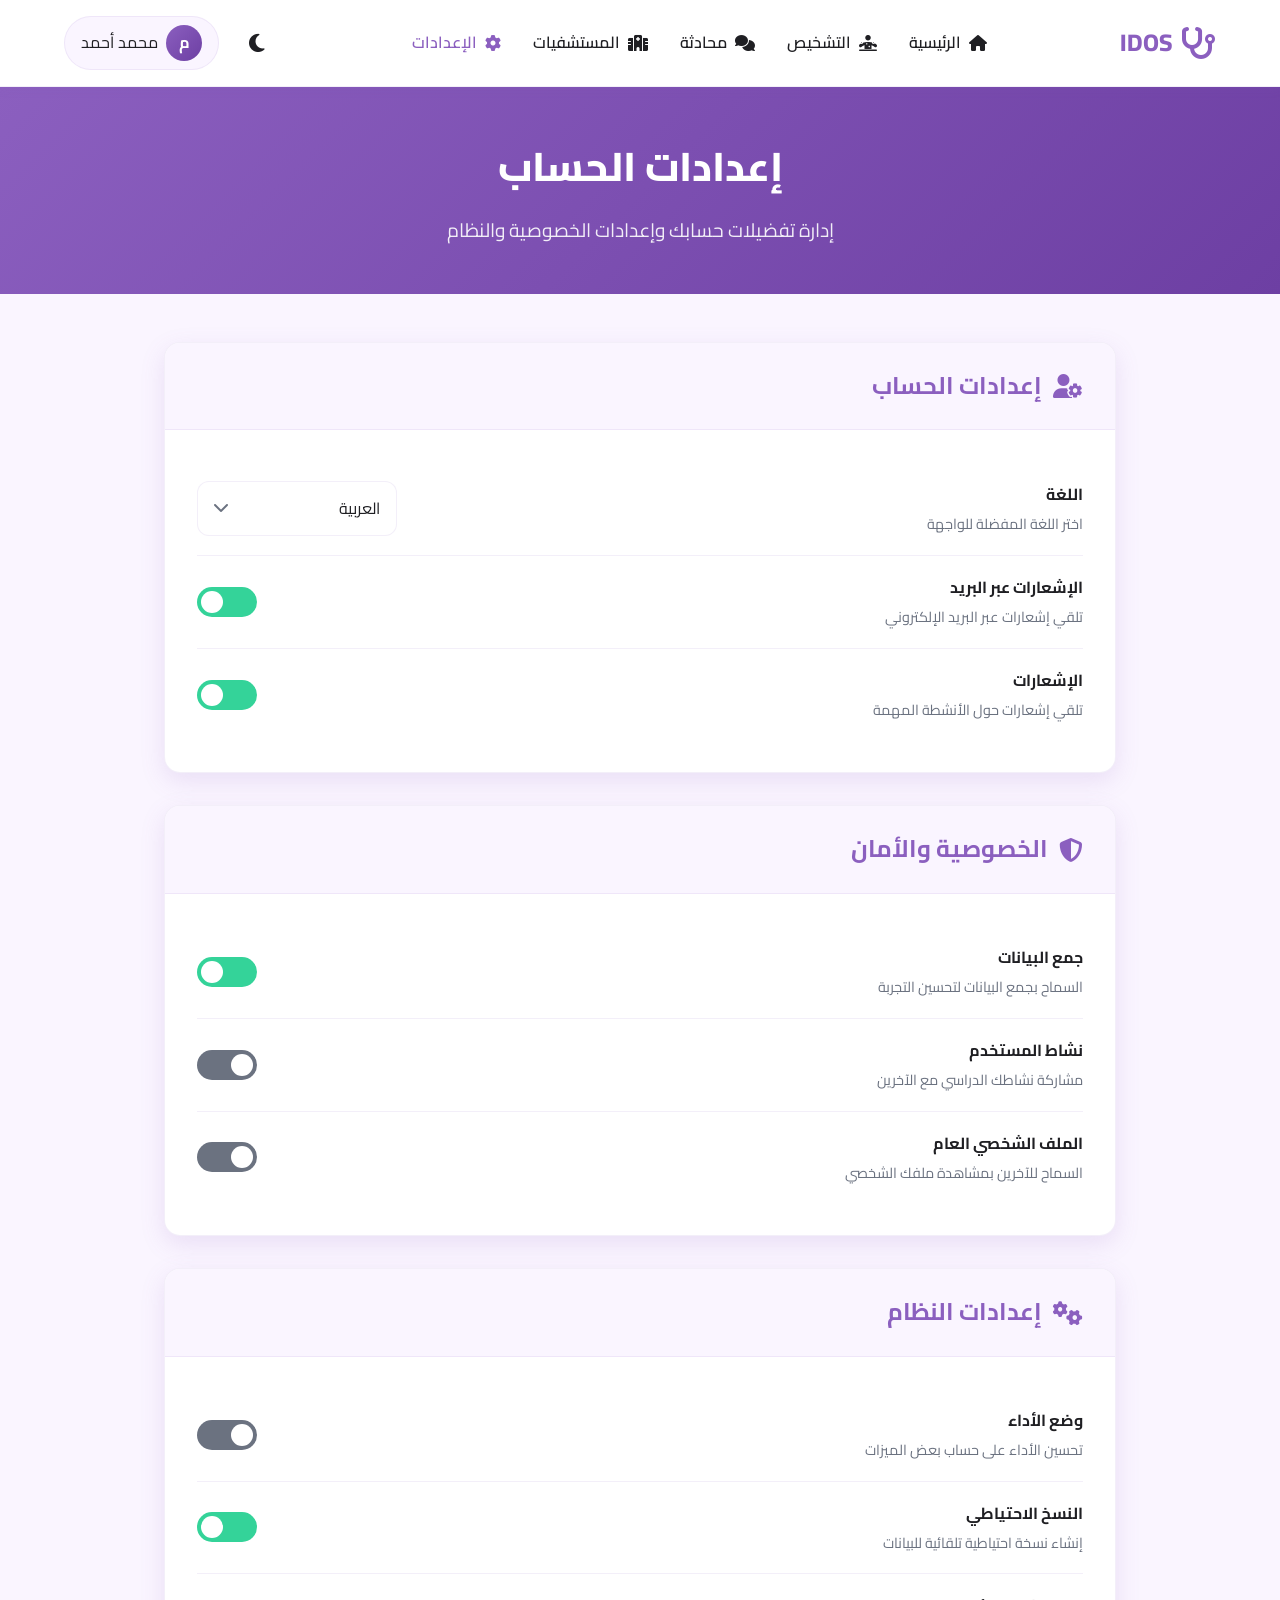
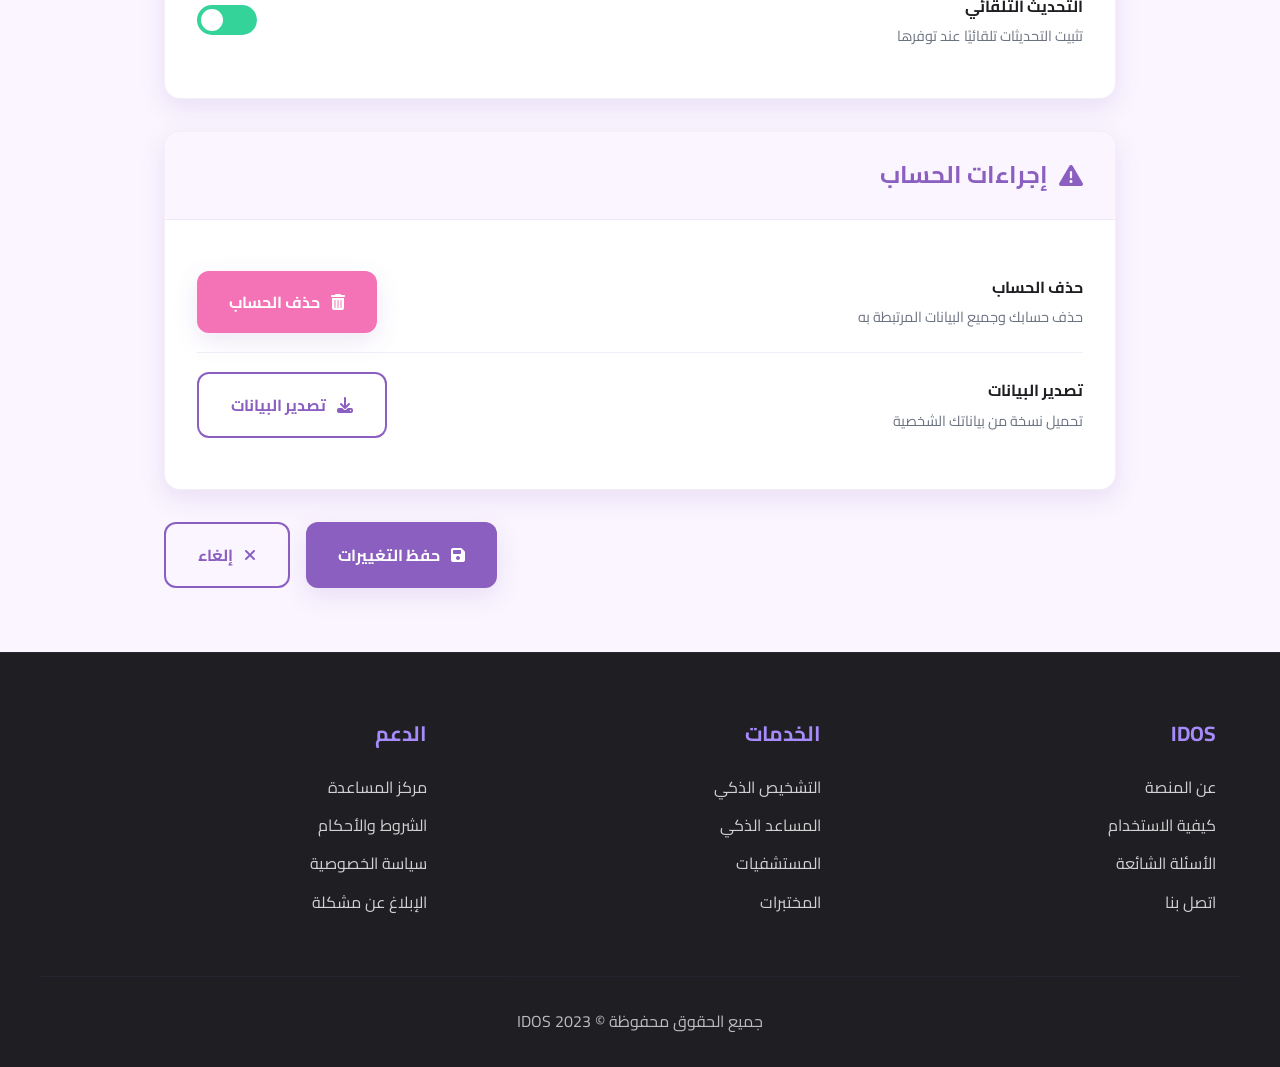
<file: settings.html>
<!DOCTYPE html>
<html lang="ar" dir="rtl">
<head>
    <meta charset="UTF-8">
    <meta name="viewport" content="width=device-width, initial-scale=1.0">
    <title>الإعدادات - IDOS</title>
    <link rel="preconnect" href="https://fonts.googleapis.com">
    <link rel="preconnect" href="https://fonts.gstatic.com" crossorigin>
    <link href="https://fonts.googleapis.com/css2?family=Cairo:wght@400;600;700;800&display=swap" rel="stylesheet">
    <link rel="stylesheet" href="https://cdnjs.cloudflare.com/ajax/libs/font-awesome/6.4.0/css/all.min.css">
    <style>
        :root {
            --primary: #8B5FBF;
            --primary-dark: #6D3FA3;
            --primary-light: #A78BFA;
            --secondary: #C4B5FD;
            --accent: #F472B6;
            --success: #34D399;
            --warning: #FBBF24;
            --light: #FAF5FF;
            --dark: #1F1F23;
            --gray: #6B7280;
            --gradient-primary: linear-gradient(135deg, #8B5FBF 0%, #6D3FA3 100%);
            --gradient-secondary: linear-gradient(135deg, #C4B5FD 0%, #8B5FBF 100%);
            --gradient-accent: linear-gradient(135deg, #F472B6 0%, #EC4899 100%);
            --shadow-sm: 0 2px 10px rgba(139, 95, 191, 0.1);
            --shadow: 0 8px 25px rgba(139, 95, 191, 0.15);
            --shadow-lg: 0 15px 35px rgba(139, 95, 191, 0.2);
            --radius: 12px;
            --radius-lg: 16px;
            
            /* إضافة متغيرات للوضع الداكن */
            --bg-color: #FAF5FF;
            --text-color: #1F1F23;
            --card-bg: white;
            --border-color: rgba(139, 95, 191, 0.1);
            --footer-bg: #1F1F23;
            --footer-text: white;
            --header-bg: white;
            --section-header-bg: #FAF5FF;
        }

        /* متغيرات الوضع الداكن - ألوان بنفسجية */
        [data-theme="dark"] {
            --bg-color: #0F0F1A;
            --text-color: #E2E8F0;
            --card-bg: #1A1A2E;
            --border-color: rgba(167, 139, 250, 0.15);
            --footer-bg: #0F0F1A;
            --footer-text: #E2E8F0;
            --header-bg: #1A1A2E;
            --section-header-bg: #2D2B42;
            --shadow-sm: 0 2px 10px rgba(0, 0, 0, 0.3);
            --shadow: 0 8px 25px rgba(0, 0, 0, 0.4);
            --shadow-lg: 0 15px 35px rgba(0, 0, 0, 0.5);
            --gray: #94A3B8;
            --light: #2D2B42;
            
            /* تحسين التدرجات للوضع الداكن */
            --gradient-primary: linear-gradient(135deg, #A78BFA 0%, #7C3AED 100%);
            --gradient-secondary: linear-gradient(135deg, #C4B5FD 0%, #8B5FBF 100%);
            --gradient-accent: linear-gradient(135deg, #F472B6 0%, #DB2777 100%);
        }

        * {
            margin: 0;
            padding: 0;
            box-sizing: border-box;
            transition: background-color 0.3s, color 0.3s, border-color 0.3s, box-shadow 0.3s;
        }

        html {
            scroll-behavior: smooth;
        }

        body {
            font-family: 'Cairo', sans-serif;
            line-height: 1.6;
            color: var(--text-color);
            background-color: var(--bg-color);
            overflow-x: hidden;
        }

        /* Header */
        .header {
            background: var(--header-bg);
            box-shadow: var(--shadow-sm);
            position: sticky;
            top: 0;
            z-index: 100;
            padding: 1rem 0;
            border-bottom: 1px solid var(--border-color);
        }

        .header-container {
            max-width: 1200px;
            margin: 0 auto;
            padding: 0 1.5rem;
            display: flex;
            justify-content: space-between;
            align-items: center;
        }

        .logo {
            display: flex;
            align-items: center;
            text-decoration: none;
        }

        .logo-icon {
            font-size: 2rem;
            color: var(--primary);
            margin-left: 0.5rem;
        }

        .logo-text {
            font-size: 1.5rem;
            font-weight: 800;
            color: var(--primary);
        }

        .nav-menu {
            display: flex;
            list-style: none;
            gap: 2rem;
        }

        .nav-link {
            text-decoration: none;
            color: var(--text-color);
            font-weight: 600;
            transition: color 0.3s;
            display: flex;
            align-items: center;
            gap: 0.5rem;
        }

        .nav-link:hover, .nav-link.active {
            color: var(--primary);
        }

        .user-actions {
            display: flex;
            align-items: center;
            gap: 1rem;
        }

        .user-profile {
            display: flex;
            align-items: center;
            gap: 0.5rem;
            background: var(--light);
            padding: 0.5rem 1rem;
            border-radius: 50px;
            cursor: pointer;
            color: var(--text-color);
            border: 1px solid var(--border-color);
        }

        .user-avatar {
            width: 36px;
            height: 36px;
            border-radius: 50%;
            background: var(--gradient-primary);
            display: flex;
            align-items: center;
            justify-content: center;
            color: white;
            font-weight: 700;
        }

        .mobile-menu-btn {
            display: none;
            background: none;
            border: none;
            font-size: 1.5rem;
            color: var(--text-color);
            cursor: pointer;
        }

        /* زر تبديل الوضع الداكن */
        .theme-toggle {
            background: none;
            border: none;
            font-size: 1.3rem;
            color: var(--text-color);
            cursor: pointer;
            padding: 0.5rem;
            border-radius: 50%;
            transition: all 0.3s;
            width: 44px;
            height: 44px;
            display: flex;
            align-items: center;
            justify-content: center;
        }

        .theme-toggle:hover {
            background-color: var(--primary);
            color: white;
            transform: rotate(15deg);
        }

        /* Page Header */
        .page-header {
            background: var(--gradient-primary);
            color: white;
            padding: 3rem 0;
            text-align: center;
        }

        .page-title {
            font-size: 2.5rem;
            margin-bottom: 1rem;
            font-weight: 800;
        }

        .page-description {
            font-size: 1.2rem;
            opacity: 0.9;
            max-width: 600px;
            margin: 0 auto;
        }

        /* Settings Container */
        .settings-container {
            max-width: 1000px;
            margin: 3rem auto;
            padding: 0 1.5rem;
        }

        .settings-section {
            background: var(--card-bg);
            border-radius: var(--radius-lg);
            box-shadow: var(--shadow);
            margin-bottom: 2rem;
            overflow: hidden;
            border: 1px solid var(--border-color);
        }

        .section-header {
            padding: 1.5rem 2rem;
            background: var(--section-header-bg);
            border-bottom: 1px solid var(--border-color);
        }

        .section-title {
            font-size: 1.5rem;
            font-weight: 700;
            color: var(--primary);
            display: flex;
            align-items: center;
            gap: 0.7rem;
        }

        .section-content {
            padding: 2rem;
        }

        .setting-item {
            display: flex;
            justify-content: space-between;
            align-items: center;
            padding: 1.2rem 0;
            border-bottom: 1px solid var(--border-color);
        }

        .setting-item:last-child {
            border-bottom: none;
        }

        .setting-info {
            flex: 1;
        }

        .setting-title {
            font-weight: 700;
            margin-bottom: 0.3rem;
        }

        .setting-description {
            color: var(--gray);
            font-size: 0.9rem;
        }

        /* Toggle Switch */
        .toggle-switch {
            position: relative;
            display: inline-block;
            width: 60px;
            height: 30px;
        }

        .toggle-switch input {
            opacity: 0;
            width: 0;
            height: 0;
        }

        .toggle-slider {
            position: absolute;
            cursor: pointer;
            top: 0;
            right: 0;
            left: 0;
            bottom: 0;
            background-color: var(--gray);
            transition: .4s;
            border-radius: 34px;
        }

        .toggle-slider:before {
            position: absolute;
            content: "";
            height: 22px;
            width: 22px;
            right: 4px;
            bottom: 4px;
            background-color: white;
            transition: .4s;
            border-radius: 50%;
        }

        input:checked + .toggle-slider {
            background-color: var(--success);
        }

        input:checked + .toggle-slider:before {
            transform: translateX(-30px);
        }

        /* Select Dropdown */
        .select-wrapper {
            position: relative;
            width: 200px;
        }

        .select-wrapper select {
            width: 100%;
            padding: 0.7rem 1rem;
            border-radius: var(--radius);
            border: 1px solid var(--border-color);
            background-color: var(--card-bg);
            color: var(--text-color);
            font-family: 'Cairo', sans-serif;
            font-size: 1rem;
            appearance: none;
            cursor: pointer;
        }

        .select-wrapper::after {
            content: "\f078";
            font-family: "Font Awesome 6 Free";
            font-weight: 900;
            position: absolute;
            top: 50%;
            left: 1rem;
            transform: translateY(-50%);
            pointer-events: none;
            color: var(--gray);
        }

        /* Buttons */
        .btn {
            display: inline-flex;
            align-items: center;
            justify-content: center;
            padding: 1rem 2rem;
            border-radius: var(--radius);
            font-weight: 700;
            text-decoration: none;
            transition: all 0.3s ease;
            border: none;
            cursor: pointer;
            font-family: inherit;
            font-size: 1rem;
            gap: 0.7rem;
        }

        .btn-primary {
            background: var(--primary);
            color: white;
            box-shadow: var(--shadow);
        }

        .btn-primary:hover {
            background: var(--primary-dark);
            transform: translateY(-3px);
            box-shadow: var(--shadow-lg);
        }

        .btn-danger {
            background: var(--accent);
            color: white;
            box-shadow: var(--shadow);
        }

        .btn-danger:hover {
            background: #DB2777;
            transform: translateY(-3px);
            box-shadow: var(--shadow-lg);
        }

        .btn-outline {
            background: transparent;
            color: var(--primary);
            border: 2px solid var(--primary);
        }

        .btn-outline:hover {
            background: rgba(139, 95, 191, 0.1);
            transform: translateY(-3px);
        }

        .action-buttons {
            display: flex;
            gap: 1rem;
            margin-top: 2rem;
            justify-content: flex-end;
        }

        /* Footer */
        .footer {
            background: var(--footer-bg);
            color: var(--footer-text);
            padding: 4rem 0 2rem;
            margin-top: 4rem;
            border-top: 1px solid var(--border-color);
        }

        .footer-grid {
            display: grid;
            grid-template-columns: repeat(auto-fit, minmax(200px, 1fr));
            gap: 2rem;
            margin-bottom: 3rem;
            max-width: 1200px;
            margin: 0 auto 3rem;
            padding: 0 1.5rem;
        }

        .footer-column h3 {
            font-size: 1.3rem;
            margin-bottom: 1.5rem;
            font-weight: 700;
            color: var(--primary-light);
        }

        .footer-links {
            list-style: none;
        }

        .footer-links li {
            margin-bottom: 0.8rem;
        }

        .footer-links a {
            color: var(--footer-text);
            opacity: 0.8;
            text-decoration: none;
            transition: all 0.3s;
        }

        .footer-links a:hover {
            color: var(--primary-light);
            opacity: 1;
            padding-right: 5px;
        }

        .footer-bottom {
            text-align: center;
            padding-top: 2rem;
            border-top: 1px solid var(--border-color);
            color: var(--footer-text);
            opacity: 0.7;
            max-width: 1200px;
            margin: 0 auto;
            padding-left: 1.5rem;
            padding-right: 1.5rem;
        }

        /* Responsive */
        @media (max-width: 768px) {
            .nav-menu {
                display: none;
            }
            
            .mobile-menu-btn {
                display: block;
            }
            
            .page-title {
                font-size: 2rem;
            }
            
            .setting-item {
                flex-direction: column;
                align-items: flex-start;
                gap: 1rem;
            }
            
            .action-buttons {
                flex-direction: column;
            }
        }

        @media (max-width: 576px) {
            .page-header {
                padding: 2rem 0;
            }
            
            .settings-container {
                margin: 2rem auto;
            }
            
            .section-content {
                padding: 1.5rem;
            }
        }
    </style>
</head>
<body>
    <!-- Header -->
    <header class="header">
        <div class="header-container">
            <a href="index.html" class="logo">
                <i class="fas fa-stethoscope logo-icon"></i>
                <span class="logo-text">IDOS</span>
            </a>
            
            <ul class="nav-menu">
                <li><a href="index.html" class="nav-link"><i class="fas fa-home"></i> الرئيسية</a></li>
                <li><a href="diagnosis.html" class="nav-link"><i class="fas fa-diagnoses"></i> التشخيص</a></li>
                <li><a href="chat.html" class="nav-link"><i class="fas fa-comments"></i> محادثة</a></li>
                <li><a href="#" class="nav-link"><i class="fas fa-hospital"></i> المستشفيات</a></li>
                <li><a href="#" class="nav-link active"><i class="fas fa-cog"></i> الإعدادات</a></li>
            </ul>
            
            <div class="user-actions">
                <!-- زر تبديل الوضع الداكن -->
                <button class="theme-toggle" id="themeToggle" title="تبديل الوضع الداكن">
                    <i class="fas fa-moon"></i>
                </button>
                
                <div class="user-profile">
                    <div class="user-avatar">م</div>
                    <span>محمد أحمد</span>
                </div>
                <button class="mobile-menu-btn">
                    <i class="fas fa-bars"></i>
                </button>
            </div>
        </div>
    </header>

    <!-- Page Header -->
    <section class="page-header">
        <div class="container">
            <h1 class="page-title">إعدادات الحساب</h1>
            <p class="page-description">إدارة تفضيلات حسابك وإعدادات الخصوصية والنظام</p>
        </div>
    </section>

    <!-- Settings Container -->
    <div class="settings-container">
        <!-- إعدادات الحساب -->
        <div class="settings-section">
            <div class="section-header">
                <h2 class="section-title"><i class="fas fa-user-cog"></i> إعدادات الحساب</h2>
            </div>
            <div class="section-content">
                <div class="setting-item">
                    <div class="setting-info">
                        <div class="setting-title">اللغة</div>
                        <div class="setting-description">اختر اللغة المفضلة للواجهة</div>
                    </div>
                    <div class="select-wrapper">
                        <select id="languageSelect">
                            <option value="ar">العربية</option>
                            <option value="en">English</option>
                            <option value="fr">Français</option>
                        </select>
                    </div>
                </div>
                
                <div class="setting-item">
                    <div class="setting-info">
                        <div class="setting-title">الإشعارات عبر البريد</div>
                        <div class="setting-description">تلقي إشعارات عبر البريد الإلكتروني</div>
                    </div>
                    <label class="toggle-switch">
                        <input type="checkbox" checked>
                        <span class="toggle-slider"></span>
                    </label>
                </div>
                
                <div class="setting-item">
                    <div class="setting-info">
                        <div class="setting-title">الإشعارات</div>
                        <div class="setting-description">تلقي إشعارات حول الأنشطة المهمة</div>
                    </div>
                    <label class="toggle-switch">
                        <input type="checkbox" checked>
                        <span class="toggle-slider"></span>
                    </label>
                </div>
            </div>
        </div>

        <!-- الخصوصية والأمان -->
        <div class="settings-section">
            <div class="section-header">
                <h2 class="section-title"><i class="fas fa-shield-alt"></i> الخصوصية والأمان</h2>
            </div>
            <div class="section-content">
                <div class="setting-item">
                    <div class="setting-info">
                        <div class="setting-title">جمع البيانات</div>
                        <div class="setting-description">السماح بجمع البيانات لتحسين التجربة</div>
                    </div>
                    <label class="toggle-switch">
                        <input type="checkbox" checked>
                        <span class="toggle-slider"></span>
                    </label>
                </div>
                
                <div class="setting-item">
                    <div class="setting-info">
                        <div class="setting-title">نشاط المستخدم</div>
                        <div class="setting-description">مشاركة نشاطك الدراسي مع الآخرين</div>
                    </div>
                    <label class="toggle-switch">
                        <input type="checkbox">
                        <span class="toggle-slider"></span>
                    </label>
                </div>
                
                <div class="setting-item">
                    <div class="setting-info">
                        <div class="setting-title">الملف الشخصي العام</div>
                        <div class="setting-description">السماح للآخرين بمشاهدة ملفك الشخصي</div>
                    </div>
                    <label class="toggle-switch">
                        <input type="checkbox">
                        <span class="toggle-slider"></span>
                    </label>
                </div>
            </div>
        </div>

        <!-- إعدادات النظام -->
        <div class="settings-section">
            <div class="section-header">
                <h2 class="section-title"><i class="fas fa-cogs"></i> إعدادات النظام</h2>
            </div>
            <div class="section-content">
                <div class="setting-item">
                    <div class="setting-info">
                        <div class="setting-title">وضع الأداء</div>
                        <div class="setting-description">تحسين الأداء على حساب بعض الميزات</div>
                    </div>
                    <label class="toggle-switch">
                        <input type="checkbox">
                        <span class="toggle-slider"></span>
                    </label>
                </div>
                
                <div class="setting-item">
                    <div class="setting-info">
                        <div class="setting-title">النسخ الاحتياطي</div>
                        <div class="setting-description">إنشاء نسخة احتياطية تلقائية للبيانات</div>
                    </div>
                    <label class="toggle-switch">
                        <input type="checkbox" checked>
                        <span class="toggle-slider"></span>
                    </label>
                </div>
                
                <div class="setting-item">
                    <div class="setting-info">
                        <div class="setting-title">التحديث التلقائي</div>
                        <div class="setting-description">تثبيت التحديثات تلقائيًا عند توفرها</div>
                    </div>
                    <label class="toggle-switch">
                        <input type="checkbox" checked>
                        <span class="toggle-slider"></span>
                    </label>
                </div>
            </div>
        </div>

        <!-- إجراءات الحساب -->
        <div class="settings-section">
            <div class="section-header">
                <h2 class="section-title"><i class="fas fa-exclamation-triangle"></i> إجراءات الحساب</h2>
            </div>
            <div class="section-content">
                <div class="setting-item">
                    <div class="setting-info">
                        <div class="setting-title">حذف الحساب</div>
                        <div class="setting-description">حذف حسابك وجميع البيانات المرتبطة به</div>
                    </div>
                    <button class="btn btn-danger"><i class="fas fa-trash-alt"></i> حذف الحساب</button>
                </div>
                
                <div class="setting-item">
                    <div class="setting-info">
                        <div class="setting-title">تصدير البيانات</div>
                        <div class="setting-description">تحميل نسخة من بياناتك الشخصية</div>
                    </div>
                    <button class="btn btn-outline"><i class="fas fa-download"></i> تصدير البيانات</button>
                </div>
            </div>
        </div>

        <!-- أزرار الحفظ والإلغاء -->
        <div class="action-buttons">
            <button class="btn btn-primary"><i class="fas fa-save"></i> حفظ التغييرات</button>
            <button class="btn btn-outline"><i class="fas fa-times"></i> إلغاء</button>
        </div>
    </div>

    <!-- Footer -->
    <footer class="footer">
        <div class="footer-grid">
            <div class="footer-column">
                <h3>IDOS</h3>
                <ul class="footer-links">
                    <li><a href="#">عن المنصة</a></li>
                    <li><a href="#">كيفية الاستخدام</a></li>
                    <li><a href="#">الأسئلة الشائعة</a></li>
                    <li><a href="#">اتصل بنا</a></li>
                </ul>
            </div>
            
            <div class="footer-column">
                <h3>الخدمات</h3>
                <ul class="footer-links">
                    <li><a href="diagnosis.html">التشخيص الذكي</a></li>
                    <li><a href="chat.html">المساعد الذكي</a></li>
                    <li><a href="#">المستشفيات</a></li>
                    <li><a href="#">المختبرات</a></li>
                </ul>
            </div>
            
            <div class="footer-column">
                <h3>الدعم</h3>
                <ul class="footer-links">
                    <li><a href="#">مركز المساعدة</a></li>
                    <li><a href="#">الشروط والأحكام</a></li>
                    <li><a href="#">سياسة الخصوصية</a></li>
                    <li><a href="#">الإبلاغ عن مشكلة</a></li>
                </ul>
            </div>
        </div>
        
        <div class="footer-bottom">
            <p>جميع الحقوق محفوظة &copy; 2023 IDOS</p>
        </div>
    </footer>

    <script>
        // JavaScript للتعامل مع تفاعلات الصفحة
        document.addEventListener('DOMContentLoaded', function() {
            // حفظ الإعدادات
            const saveButton = document.querySelector('.btn-primary');
            saveButton.addEventListener('click', function() {
                alert('تم حفظ الإعدادات بنجاح!');
            });
            
            // حذف الحساب
            const deleteButton = document.querySelector('.btn-danger');
            deleteButton.addEventListener('click', function() {
                if(confirm('هل أنت متأكد من رغبتك في حذف حسابك؟ هذا الإجراء لا يمكن التراجع عنه.')) {
                    alert('تم حذف الحساب بنجاح!');
                }
            });
            
            // تصدير البيانات
            const exportButton = document.querySelectorAll('.btn-outline')[1];
            exportButton.addEventListener('click', function() {
                alert('سيتم تحميل بياناتك خلال لحظات...');
            });
            
            // تبديل الوضع الداكن
            const themeToggle = document.getElementById('themeToggle');
            const themeIcon = themeToggle.querySelector('i');
            
            // التحقق من الوضع الحالي من localStorage
            const currentTheme = localStorage.getItem('theme') || 'light';
            document.documentElement.setAttribute('data-theme', currentTheme);
            updateThemeIcon(currentTheme);
            
            themeToggle.addEventListener('click', function() {
                const currentTheme = document.documentElement.getAttribute('data-theme');
                const newTheme = currentTheme === 'light' ? 'dark' : 'light';
                
                document.documentElement.setAttribute('data-theme', newTheme);
                localStorage.setItem('theme', newTheme);
                updateThemeIcon(newTheme);
            });
            
            function updateThemeIcon(theme) {
                if (theme === 'dark') {
                    themeIcon.className = 'fas fa-sun';
                    themeToggle.setAttribute('title', 'التبديل إلى الوضع الفاتح');
                } else {
                    themeIcon.className = 'fas fa-moon';
                    themeToggle.setAttribute('title', 'التبديل إلى الوضع الداكن');
                }
            }
        });
    </script>
</body>
</html>
</file>
<file: styles.css>
/* إضافة أنماط إضافية للخريطة المدمجة */
.emergency-map-container {
    background: white;
    border-radius: 12px;
    padding: 1.5rem;
    box-shadow: 0 4px 12px rgba(0, 0, 0, 0.05);
    margin-top: 2rem;
}

.emergency-map-container h3 {
    margin: 0 0 1rem 0;
    font-size: 1.25rem;
    color: #1e293b;
}

.map-iframe-wrapper {
    position: relative;
    width: 100%;
    height: 400px;
    border-radius: 8px;
    overflow: hidden;
    box-shadow: 0 2px 8px rgba(0, 0, 0, 0.1);
}

.emergency-map-iframe {
    width: 100%;
    height: 100%;
    border: none;
}

.map-note {
    margin-top: 0.75rem;
    font-size: 0.875rem; 
    color: #64748b;
    text-align: center;
}

@media (max-width: 768px) {
    .map-iframe-wrapper {
        height: 300px;
    }
}

:root {
    color-scheme: light;
    --font-base: "Cairo", "Segoe UI", Arial, sans-serif;
    
    /* الألوان الأساسية - تم تحديثها للون البنفسجي */
    --color-bg: #faf5ff;
    --color-surface: #ffffff;
    --color-surface-alt: #f3e8ff;
    --color-primary: #8b5cf6;
    --color-primary-dark: #7c3aed;
    --color-secondary: #1e293b;
    --color-muted: #6b7280;
    --color-success: #10b981;
    --color-warning: #f59e0b;
    --color-danger: #ef4444;
    --color-border: #e9d5ff;
    
    --radius-lg: 16px;
    --radius-md: 12px;
    --radius-sm: 8px;
    --shadow-sm: 0 4px 6px -1px rgba(0, 0, 0, 0.1), 0 2px 4px -1px rgba(0, 0, 0, 0.06);
    --shadow-lg: 0 10px 15px -3px rgba(0, 0, 0, 0.1), 0 4px 6px -2px rgba(0, 0, 0, 0.05);
    --transition: 0.25s ease;
}

*,
*::before,
*::after {
    box-sizing: border-box;
}

html {
    font-family: var(--font-base);
    background-color: var(--color-bg);
    scroll-behavior: smooth;
}

body {
    margin: 0;
    color: var(--color-secondary);
    line-height: 1.7;
    min-height: 100vh;
}

body.loading {
    overflow: hidden;
}

img {
    max-width: 100%;
    display: block;
}

a {
    color: inherit;
}

button {
    font: inherit;
}

.sr-only {
    position: absolute;
    width: 1px;
    height: 1px;
    padding: 0;
    margin: -1px;
    overflow: hidden;
    clip: rect(0,0,0,0);
    border: 0;
}

/* Loader */
#preloader {
    position: fixed;
    inset: 0;
    background: linear-gradient(135deg, rgba(139, 92, 246, 0.1), rgba(124, 58, 237, 0.12));
    display: grid;
    place-items: center;
    z-index: 2000;
}

.preloader--hidden {
    opacity: 0;
    visibility: hidden;
    transition: opacity 0.35s ease, visibility 0.35s ease;
}

.loader {
    text-align: center;
    display: flex;
    flex-direction: column;
    gap: 1.25rem;
    align-items: center;
}

.loader__pulse {
    width: 72px;
    height: 72px;
    border-radius: 50%;
    border: 6px solid rgba(139, 92, 246, 0.25);
    border-top-color: var(--color-primary);
    animation: rotate 1s linear infinite;
}

.loader__text {
    font-weight: 600;
    color: var(--color-primary-dark);
}

@keyframes rotate {
    to {
        transform: rotate(360deg);
    }
}

/* Header */
.site-header {
    position: sticky;
    top: 0;
    z-index: 1000;
    backdrop-filter: blur(16px);
    background-color: rgba(255, 255, 255, 0.95);
    border-bottom: 1px solid var(--color-border);
}

.nav-container {
    max-width: 1150px;
    margin: 0 auto;
    padding: 0.75rem 1.5rem;
    display: flex;
    align-items: center;
    gap: 1.5rem;
}

.brand {
    display: inline-flex;
    align-items: center;
    gap: 0.75rem;
    font-weight: 700;
    font-size: 1.2rem;
    text-decoration: none;
    color: var(--color-primary-dark);
}

.brand__icon {
    font-size: 1.6rem;
}

.main-nav ul {
    list-style: none;
    display: flex;
    gap: 1rem;
    padding: 0;
    margin: 0;
}

.main-nav a {
    display: inline-flex;
    padding: 0.45rem 0.95rem;
    border-radius: 999px;
    text-decoration: none;
    color: var(--color-muted);
    font-weight: 600;
    transition: background-color var(--transition), color var(--transition);
}

.main-nav a:hover,
.main-nav a:focus {
    background-color: rgba(139, 92, 246, 0.12);
    color: var(--color-primary);
}

.main-nav a.is-active {
    background: linear-gradient(135deg, var(--color-primary), var(--color-primary-dark));
    color: #fff;
    box-shadow: var(--shadow-sm);
}

.nav-toggle {
    margin-right: auto;
    display: none;
    width: 44px;
    height: 44px;
    border-radius: 14px;
    background: rgba(139, 92, 246, 0.08);
    border: none;
    position: relative;
    cursor: pointer;
    transition: background var(--transition);
}

.nav-toggle:hover {
    background: rgba(139, 92, 246, 0.18);
}

.nav-toggle__line,
.nav-toggle__line::before,
.nav-toggle__line::after {
    position: absolute;
    right: 12px;
    left: 12px;
    height: 2px;
    background-color: var(--color-secondary);
    content: "";
    transition: transform 0.3s ease, top 0.3s ease, opacity 0.3s ease;
}

.nav-toggle__line {
    top: 50%;
    transform: translateY(-50%);
}

.nav-toggle__line::before {
    top: -8px;
}

.nav-toggle__line::after {
    top: 8px;
}

.nav-toggle[aria-expanded="true"] .nav-toggle__line {
    background: transparent;
}

.nav-toggle[aria-expanded="true"] .nav-toggle__line::before {
    top: 0;
    transform: rotate(45deg);
}

.nav-toggle[aria-expanded="true"] .nav-toggle__line::after {
    top: 0;
    transform: rotate(-45deg);
}

.mobile-nav {
    background-color: rgba(255, 255, 255, 0.96);
    border-bottom: 1px solid rgba(139, 92, 246, 0.12);
}

.mobile-nav ul {
    list-style: none;
    margin: 0;
    padding: 1rem 1.5rem 1.5rem;
    display: flex;
    flex-direction: column;
    gap: 0.6rem;
}

.mobile-nav a {
    text-decoration: none;
    font-weight: 600;
    color: var(--color-secondary);
    padding: 0.75rem 1rem;
    border-radius: 16px;
    background: rgba(139, 92, 246, 0.06);
}

/* Page */
.page {
    opacity: 0;
    transform: translateY(16px);
    transition: opacity 0.5s ease, transform 0.5s ease;
}

.page.is-visible {
    opacity: 1;
    transform: translateY(0);
}

main {
    max-width: 1150px;
    margin: 0 auto;
    padding: 2.5rem 1.5rem 4rem;
    display: flex;
    flex-direction: column;
    gap: 3rem;
}

/* Hero */
.hero {
    background: linear-gradient(135deg, rgba(139, 92, 246, 0.05), rgba(124, 58, 237, 0.03)), linear-gradient(140deg, rgba(255,255,255,0.95), rgba(255,255,255,0.85));
    border-radius: var(--radius-lg);
    padding: clamp(2.5rem, 3vw + 1rem, 4rem);
    display: grid;
    grid-template-columns: repeat(auto-fit, minmax(260px, 1fr));
    gap: 2.5rem;
    position: relative;
    overflow: hidden;
}

.hero__badge {
    display: inline-flex;
    align-items: center;
    gap: 0.4rem;
    padding: 0.4rem 1rem;
    border-radius: 999px;
    background: rgba(139, 92, 246, 0.12);
    color: var(--color-primary-dark);
    font-weight: 700;
    font-size: 0.95rem;
    margin-bottom: 1rem;
}

.hero h1 {
    font-size: clamp(1.9rem, 2.5vw + 1rem, 3rem);
    margin-bottom: 1rem;
    line-height: 1.25;
}

.hero p {
    max-width: 520px;
    color: rgba(15, 23, 42, 0.75);
}

.hero__actions {
    display: flex;
    flex-wrap: wrap;
    gap: 0.75rem;
    margin-top: 1.75rem;
}

.hero__stats {
    margin-top: 2.5rem;
    display: flex;
    flex-wrap: wrap;
    gap: 1.75rem;
    color: var(--color-secondary);
}

.hero__stats h3 {
    margin: 0;
    font-size: 2rem;
    font-weight: 800;
}

.hero__visual {
    display: flex;
    flex-direction: column;
    gap: 1rem;
    justify-content: center;
}

.pulse-card {
    background: linear-gradient(135deg, rgba(139, 92, 246, 0.08), rgba(167, 139, 250, 0.08));
    border-radius: var(--radius-md);
    padding: 1.5rem;
    text-align: center;
    box-shadow: var(--shadow-sm);
    transition: transform var(--transition);
}

.pulse-card:hover {
    transform: translateY(-6px);
}

.pulse-card span {
    font-size: 2.4rem;
    display: block;
    margin-bottom: 0.75rem;
}

/* Buttons */
.btn {
    display: inline-flex;
    align-items: center;
    justify-content: center;
    gap: 0.6rem;
    padding: 0.75rem 1.5rem;
    border-radius: 999px;
    border: none;
    cursor: pointer;
    font-weight: 600;
    letter-spacing: 0.025em;
    transition: transform var(--transition), box-shadow var(--transition), background var(--transition);
}

.btn:focus-visible {
    outline: 3px solid rgba(139, 92, 246, 0.35);
    outline-offset: 2px;
}

.btn-primary {
    background: linear-gradient(135deg, var(--color-primary), var(--color-primary-dark));
    color: #fff;
    box-shadow: var(--shadow-sm);
}

.btn-primary:hover {
    transform: translateY(-3px);
    box-shadow: var(--shadow-lg);
}

.btn-ghost {
    background: rgba(139, 92, 246, 0.08);
    color: var(--color-primary-dark);
}

.btn-ghost:hover {
    background: rgba(139, 92, 246, 0.18);
}

.btn-small {
    padding: 0.5rem 1.1rem;
    border-radius: 14px;
    font-size: 0.95rem;
}

.btn-full {
    width: 100%;
}

/* أنماط تسجيل الدخول */
.btn-login {
    background: rgba(139, 92, 246, 0.08);
    color: var(--color-primary-dark);
    border: none;
    padding: 0.45rem 0.95rem;
    border-radius: 999px;
    font-weight: 600;
    cursor: pointer;
    transition: background-color var(--transition), color var(--transition);
}

.btn-login:hover {
    background: rgba(139, 92, 246, 0.18);
}

/* أزرار الطوارئ الكبيرة */
.emergency-buttons-grid {
    display: grid;
    grid-template-columns: repeat(auto-fit, minmax(300px, 1fr));
    gap: 1.2rem;
    margin-top: 1.5rem;
}

.emergency-btn {
    display: flex;
    align-items: center;
    gap: 1.2rem;
    padding: 1.5rem;
    border-radius: var(--radius-md);
    text-decoration: none;
    transition: all 0.3s ease;
    box-shadow: var(--shadow-sm);
    border: 2px solid transparent;
    position: relative;
    overflow: hidden;
}

.emergency-btn::before {
    content: "";
    position: absolute;
    top: 0;
    left: 0;
    right: 0;
    height: 4px;
    background: rgba(255, 255, 255, 0.5);
}

.emergency-btn:hover {
    transform: translateY(-4px);
    box-shadow: var(--shadow-lg);
}

.emergency-btn--red {
    background: linear-gradient(135deg, var(--color-danger), #b91c1c);
    color: white;
}

.emergency-btn--red:hover {
    background: linear-gradient(135deg, #dc2626, #b91c1c);
    border-color: rgba(255, 255, 255, 0.3);
}

.emergency-btn--orange {
    background: linear-gradient(135deg, #f97316, #ea580c);
    color: white;
}

.emergency-btn--orange:hover {
    background: linear-gradient(135deg, #ea580c, #c2410c);
    border-color: rgba(255, 255, 255, 0.3);
}

.emergency-btn--blue {
    background: linear-gradient(135deg, #8b5cf6, #7c3aed);
    color: white;
}

.emergency-btn--blue:hover {
    background: linear-gradient(135deg, #7c3aed, #6d28d9);
    border-color: rgba(255, 255, 255, 0.3);
}

.emergency-btn__icon {
    font-size: 2.5rem;
    flex-shrink: 0;
}

.emergency-btn__content {
    flex: 1;
    display: flex;
    flex-direction: column;
    gap: 0.4rem;
}

.emergency-btn__content strong {
    font-size: 1.2rem;
    font-weight: 800;
}

.emergency-btn__number {
    font-size: 1.8rem;
    font-weight: 900;
    letter-spacing: 1px;
    text-shadow: 0 2px 4px rgba(0, 0, 0, 0.3);
}

.emergency-btn__content small {
    opacity: 0.9;
    font-size: 0.9rem;
}

/* تأثير النبض للطوارئ */
@keyframes emergency-pulse {
    0% {
        box-shadow: 0 0 0 0 rgba(220, 38, 38, 0.7);
    }
    70% {
        box-shadow: 0 0 0 15px rgba(220, 38, 38, 0);
    }
    100% {
        box-shadow: 0 0 0 0 rgba(220, 38, 38, 0);
    }
}

.emergency-btn--red {
    animation: emergency-pulse 2s infinite;
}

/* خريطة المستشفيات */
.emergency-map-container {
    margin-top: 1.5rem;
    background: var(--color-surface);
    border-radius: var(--radius-md);
    padding: 1.5rem;
    box-shadow: var(--shadow-sm);
}

.emergency-map-container h3 {
    margin: 0 0 1rem 0;
    color: var(--color-primary-dark);
    display: flex;
    align-items: center;
    gap: 0.5rem;
}

.map-iframe-wrapper {
    border-radius: var(--radius-sm);
    overflow: hidden;
    border: 1px solid var(--color-border);
    height: 400px;
}

.emergency-map-iframe {
    width: 100%;
    height: 100%;
    border: none;
}

.map-note {
    margin-top: 1rem;
    padding: 0.75rem;
    background: rgba(139, 92, 246, 0.08);
    border-radius: var(--radius-sm);
    text-align: center;
    color: var(--color-primary-dark);
    font-weight: 600;
}

/* Sections */
.section {
    display: flex;
    flex-direction: column;
    gap: 1.75rem;
}

.section__header {
    display: flex;
    flex-direction: column;
    gap: 0.5rem;
}

.section__header h2 {
    margin: 0;
    font-size: clamp(1.5rem, 1.5vw + 1rem, 2.2rem);
    color: var(--color-secondary);
    font-weight: 700;
}

.section__header p {
    color: var(--color-muted);
    max-width: 640px;
}

/* Feature grid */
.feature-grid {
    display: grid;
    gap: 1.5rem;
    grid-template-columns: repeat(auto-fit, minmax(250px, 1fr));
}

.feature {
    background: var(--color-surface);
    border-radius: var(--radius-md);
    padding: 1.75rem;
    box-shadow: var(--shadow-sm);
    border: 1px solid var(--color-border);
    display: flex;
    flex-direction: column;
    gap: 1rem;
    transition: transform 0.2s ease, box-shadow 0.2s ease;
}

.feature:hover {
    transform: translateY(-2px);
    box-shadow: var(--shadow-lg);
}

.feature__icon {
    font-size: 2rem;
}

.link {
    color: var(--color-primary);
    font-weight: 700;
    text-decoration: none;
}

/* Panels */
.panel-grid {
    display: grid;
    gap: 1.5rem;
    grid-template-columns: repeat(auto-fit, minmax(270px, 1fr));
}

.panel {
    background: var(--color-surface);
    border-radius: var(--radius-md);
    padding: 1.75rem;
    box-shadow: var(--shadow-sm);
    border: 1px solid var(--color-border);
    display: flex;
    flex-direction: column;
    gap: 1rem;
    transition: transform 0.2s ease, box-shadow 0.2s ease;
}

.panel:hover {
    transform: translateY(-2px);
    box-shadow: var(--shadow-lg);
}

.panel--primary {
    background: linear-gradient(135deg, rgba(139, 92, 246, 0.08), rgba(167, 139, 250, 0.08));
}

.panel__header {
    display: flex;
    align-items: center;
    justify-content: space-between;
}

.vitals-grid {
    display: grid;
    gap: 1rem;
    grid-template-columns: repeat(auto-fit, minmax(200px, 1fr));
}

.vital-card {
    background: rgba(255, 255, 255, 0.8);
    border-radius: var(--radius-sm);
    padding: 1rem;
    display: flex;
    align-items: center;
    gap: 1rem;
    box-shadow: inset 0 0 0 1px rgba(139, 92, 246, 0.1);
}

.vital-card__icon {
    font-size: 2rem;
}

.vital-chip {
    display: inline-flex;
    align-items: center;
    padding: 0.2rem 0.7rem;
    border-radius: 999px;
    font-weight: 600;
    font-size: 0.85rem;
    background: rgba(34, 197, 94, 0.16);
    color: #047857;
}

/* Timeline */
.timeline {
    list-style: none;
    margin: 0;
    padding: 0;
    display: grid;
    gap: 0.75rem;
}

.timeline__item {
    padding: 0.85rem 1rem;
    border-radius: var(--radius-sm);
    background: rgba(139, 92, 246, 0.08);
    border: 1px dashed rgba(139, 92, 246, 0.15);
}

/* Map Layout - الأنماط المضافة للخريطة المحسنة */
.map-layout {
    display: grid;
    grid-template-columns: 1fr 350px;
    gap: 2rem;
    margin-top: 1.5rem;
}

.map-container {
    background: var(--color-surface);
    border-radius: var(--radius-md);
    padding: 1.5rem;
    box-shadow: var(--shadow-sm);
    border: 1px solid var(--color-border);
    height: 600px;
    display: flex;
    flex-direction: column;
}

.map-title {
    margin-bottom: 1rem;
    display: flex;
    align-items: center;
    gap: 0.5rem;
    color: var(--color-primary-dark);
}

.map-wrapper {
    flex: 1;
    border-radius: var(--radius-sm);
    overflow: hidden;
    border: 1px solid var(--color-border);
    position: relative;
}

.map-canvas {
    width: 100%;
    height: 100%;
    background: #e9ecef;
    display: flex;
    align-items: center;
    justify-content: center;
    color: var(--color-muted);
    font-weight: 600;
}

.map-status {
    margin-top: 1rem;
    padding: 0.75rem;
    background: rgba(139, 92, 246, 0.08);
    border-radius: var(--radius-sm);
    text-align: center;
    color: var(--color-primary-dark);
    font-weight: 600;
}

.emergency-sidebar {
    position: sticky;
    top: 20px;
    display: flex;
    flex-direction: column;
    gap: 1.5rem;
}

.emergency-card {
    background: linear-gradient(135deg, rgba(220, 38, 38, 0.08), rgba(185, 28, 28, 0.05));
    border-radius: var(--radius-md);
    padding: 1.5rem;
    box-shadow: var(--shadow-sm);
    border: 1px solid rgba(220, 38, 38, 0.15);
}

.emergency-card h3 {
    margin: 0 0 1.25rem 0;
    color: var(--color-danger);
    font-size: 1.3rem;
    display: flex;
    align-items: center;
    gap: 0.5rem;
}

.emergency-list {
    display: grid;
    gap: 1rem;
    margin-bottom: 1.5rem;
}

.emergency-item {
    background: rgba(255, 255, 255, 0.9);
    border-radius: var(--radius-sm);
    padding: 1rem;
    border-right: 3px solid var(--color-danger);
    transition: transform var(--transition);
}

.emergency-item:hover {
    transform: translateX(-5px);
}

.emergency-item strong {
    display: block;
    margin-bottom: 0.5rem;
    color: var(--color-secondary);
}

.emergency-item p {
    margin: 0.25rem 0;
    font-weight: 700;
    color: var(--color-danger);
    font-size: 1.1rem;
}

.emergency-item span {
    font-size: 0.85rem;
    color: var(--color-muted);
    background: rgba(220, 38, 38, 0.1);
    padding: 0.2rem 0.5rem;
    border-radius: 6px;
}

.emergency-actions {
    display: grid;
    gap: 0.75rem;
}

.info-card {
    background: var(--color-surface);
    border-radius: var(--radius-md);
    padding: 1.5rem;
    box-shadow: var(--shadow-sm);
    border: 1px solid var(--color-border);
}

.info-card h3 {
    margin-bottom: 1rem;
    color: var(--color-primary-dark);
    display: flex;
    align-items: center;
    gap: 0.5rem;
}

.info-list {
    list-style: none;
}

.info-list li {
    padding: 0.5rem 0;
    border-bottom: 1px dashed rgba(139, 92, 246, 0.2);
    display: flex;
    align-items: center;
    gap: 0.5rem;
}

.info-list li:last-child {
    border-bottom: none;
}

.external-map-link {
    display: block;
    text-align: center;
    margin-top: 1rem;
    padding: 0.75rem;
    background: rgba(139, 92, 246, 0.08);
    border-radius: var(--radius-sm);
    color: var(--color-primary-dark);
    font-weight: 600;
    text-decoration: none;
    transition: background var(--transition);
}

.external-map-link:hover {
    background: rgba(139, 92, 246, 0.15);
}

.note-box {
    background: rgba(255, 193, 7, 0.1);
    border: 1px solid rgba(255, 193, 7, 0.3);
    border-radius: var(--radius-sm);
    padding: 1rem;
    margin-top: 1rem;
    text-align: center;
}

.note-box p {
    margin: 0;
    color: #b45309;
    font-weight: 600;
}

/* About */
.about-layout {
    display: grid;
    gap: 1.75rem;
    grid-template-columns: repeat(auto-fit, minmax(280px, 1fr));
}

.about-text {
    background: var(--color-surface);
    border-radius: var(--radius-md);
    padding: 1.75rem;
    box-shadow: var(--shadow-sm);
    border: 1px solid var(--color-border);
}

.pill-group {
    margin-top: 1.5rem;
    display: flex;
    flex-wrap: wrap;
    gap: 0.6rem;
}

.pill {
    padding: 0.4rem 0.9rem;
    border-radius: 999px;
    background: rgba(167, 139, 250, 0.12);
    font-weight: 600;
}

.about-accordion {
    display: flex;
    flex-direction: column;
    gap: 0.75rem;
}

.accordion-toggle {
    background: var(--color-surface);
    border: none;
    border-radius: var(--radius-sm);
    padding: 1rem 1.25rem;
    font-weight: 700;
    text-align: right;
    box-shadow: var(--shadow-sm);
    cursor: pointer;
    display: flex;
    justify-content: space-between;
}

.accordion-toggle::after {
    content: "▼";
    font-size: 0.8rem;
    color: var(--color-primary);
    transition: transform 0.25s ease;
}

.accordion-toggle[aria-expanded="true"]::after {
    transform: rotate(180deg);
}

.accordion-panel {
    background: var(--color-surface-alt);
    border-radius: var(--radius-sm);
    padding: 1.15rem 1.25rem;
    box-shadow: inset 0 0 0 1px rgba(139, 92, 246, 0.12);
}

/* Contact */
.contact-card {
    background: var(--color-surface);
    border-radius: var(--radius-md);
    padding: 2rem;
    box-shadow: var(--shadow-sm);
    border: 1px solid var(--color-border);
    display: grid;
    gap: 1.5rem;
}

.form {
    display: grid;
    gap: 1rem;
}

.form__field {
    display: grid;
    gap: 0.45rem;
}

.form__field span {
    font-weight: 600;
}

input,
select,
textarea {
    font: inherit;
    padding: 0.8rem 0.95rem;
    border-radius: var(--radius-sm);
    border: 1px solid rgba(148, 163, 184, 0.35);
    background: rgba(255, 255, 255, 0.85);
    transition: border-color var(--transition), box-shadow var(--transition);
}

input:focus,
select:focus,
textarea:focus {
    border-color: rgba(139, 92, 246, 0.78);
    box-shadow: 0 0 0 4px rgba(139, 92, 246, 0.15);
    outline: none;
}

textarea {
    resize: vertical;
}

.form-feedback {
    padding: 1.2rem 1.4rem;
    border-radius: var(--radius-sm);
    font-weight: 600;
    background: rgba(167, 139, 250, 0.12);
    color: var(--color-primary-dark);
}

/* Modal */
.modal {
    border: none;
    border-radius: var(--radius-md);
    padding: 0;
    box-shadow: var(--shadow-lg);
    max-width: min(420px, 90vw);
    width: 100%;
}

.modal::backdrop {
    background: rgba(15, 23, 42, 0.45);
    backdrop-filter: blur(6px);
}

.modal__content {
    padding: 2rem 1.75rem 1.75rem;
    position: relative;
    display: grid;
    gap: 1rem;
}

.modal__close {
    position: absolute;
    top: 0.85rem;
    left: 0.85rem;
    border: none;
    width: 38px;
    height: 38px;
    border-radius: 50%;
    background: rgba(139, 92, 246, 0.12);
    font-size: 1.5rem;
    cursor: pointer;
    display: flex;
    align-items: center;
    justify-content: center;
}

.modal__heading {
    display: flex;
    align-items: center;
    gap: 0.85rem;
}

.modal__icon {
    font-size: 1.8rem;
}

.modal__status {
    font-weight: 600;
    color: var(--color-primary-dark);
}

.finger-scan {
    width: 140px;
    height: 180px;
    margin: 0 auto;
    border-radius: 55px;
    border: 3px dashed rgba(139, 92, 246, 0.5);
    display: grid;
    place-items: center;
    position: relative;
    overflow: hidden;
}

.finger-scan__wave {
    width: 70%;
    height: 0%;
    border-radius: 50px;
    background: linear-gradient(180deg, rgba(139, 92, 246, 0.6), rgba(139, 92, 246, 0));
    transition: height 2.2s ease;
}

.finger-scan--active .finger-scan__wave {
    height: 90%;
}

/* Diagnosis page */
.hero--slim {
    padding: 2.5rem;
}

.hero__content--slim {
    max-width: 650px;
}

.diagnosis-layout {
    display: grid;
    gap: 1.75rem;
    grid-template-columns: repeat(auto-fit, minmax(300px, 1fr));
}

.diagnosis-panel {
    background: var(--color-surface);
    border-radius: var(--radius-md);
    padding: 1.75rem;
    box-shadow: var(--shadow-sm);
    border: 1px solid var(--color-border);
    display: grid;
    gap: 1.5rem;
    transition: transform 0.2s ease, box-shadow 0.2s ease;
}

.diagnosis-panel:hover {
    transform: translateY(-2px);
    box-shadow: var(--shadow-lg);
}

.diagnosis-panel--info {
    background: linear-gradient(135deg, rgba(139, 92, 246, 0.08), rgba(167, 139, 250, 0.08));
}

.diagnosis-form .input-group {
    display: flex;
    gap: 0.75rem;
    flex-wrap: wrap;
}

.diagnosis-form .input-group input {
    flex: 1 1 200px;
}

.selected-symptoms {
    min-height: 48px;
    display: flex;
    flex-wrap: wrap;
    gap: 0.6rem;
    padding: 0.35rem 0;
}

.chip {
    display: inline-flex;
    align-items: center;
    gap: 0.5rem;
    background: rgba(139, 92, 246, 0.12);
    color: var(--color-primary-dark);
    padding: 0.4rem 0.85rem;
    border-radius: 999px;
    font-weight: 600;
}

.chip button {
    border: none;
    background: rgba(139, 92, 246, 0.25);
    color: var(--color-primary-dark);
    border-radius: 50%;
    width: 22px;
    height: 22px;
    cursor: pointer;
}

.suggestions h3 {
    margin: 0;
}

.chip-list {
    display: flex;
    flex-wrap: wrap;
    gap: 0.5rem;
}

.chip--light {
    background: rgba(167, 139, 250, 0.12);
    color: #6d28d9;
}

.checklist {
    list-style: none;
    margin: 0;
    padding: 0;
    display: grid;
    gap: 0.6rem;
}

.checklist li::before {
    content: "✔";
    margin-left: 0.45rem;
    color: var(--color-primary);
    font-weight: 700;
}

.result-grid {
    display: grid;
    gap: 1.2rem;
    grid-template-columns: repeat(auto-fit, minmax(280px, 1fr));
}

.result-card {
    background: var(--color-surface);
    border-radius: var(--radius-md);
    padding: 1.5rem;
    box-shadow: var(--shadow-sm);
    border: 1px solid var(--color-border);
    display: grid;
    gap: 0.9rem;
    border-inline-start: 4px solid rgba(139, 92, 246, 0.5);
}

.result-card__header {
    display: flex;
    align-items: center;
    gap: 1rem;
}

.result-card__icon {
    font-size: 2rem;
}

.result-card__match {
    font-weight: 700;
    color: var(--color-primary-dark);
}

.result-card__department {
    display: inline-flex;
    align-items: center;
    gap: 0.4rem;
    padding: 0.35rem 0.65rem;
    background: rgba(167, 139, 250, 0.15);
    border-radius: 999px;
    font-weight: 600;
    color: #5b21b6;
}

.result-card__footer {
    font-size: 0.9rem;
    color: var(--color-muted);
    border-top: 1px solid rgba(139, 92, 246, 0.1);
    padding-top: 0.75rem;
}

.placeholder-card {
    background: var(--color-surface);
    border-radius: var(--radius-md);
    padding: 1.75rem;
    display: grid;
    gap: 0.75rem;
    place-items: center;
    color: var(--color-muted);
    text-align: center;
    box-shadow: var(--shadow-sm);
    border: 1px solid var(--color-border);
}

.placeholder-card span {
    font-size: 2.2rem;
}

/* History */
.history-grid {
    display: grid;
    gap: 1.2rem;
    grid-template-columns: repeat(auto-fit, minmax(250px, 1fr));
}

.history-card {
    background: var(--color-surface);
    border-radius: var(--radius-md);
    padding: 1.35rem;
    box-shadow: var(--shadow-sm);
    border: 1px solid var(--color-border);
    display: grid;
    gap: 0.75rem;
    border-inline-start: 4px solid rgba(167, 139, 250, 0.4);
}

.history-card h4 {
    margin: 0;
}

/* أنماط تسجيل الدخول في الصفحة الرئيسية */
.login-layout {
    display: grid;
    gap: 2rem;
    grid-template-columns: 1fr 400px;
}

.login-panel {
    background: var(--color-surface);
    border-radius: var(--radius-md);
    padding: 2rem;
    box-shadow: var(--shadow-sm);
    border: 1px solid var(--color-border);
    display: grid;
    gap: 1.5rem;
}

.login-panel--info {
    background: linear-gradient(135deg, rgba(139, 92, 246, 0.08), rgba(167, 139, 250, 0.08));
}

.login-form {
    display: grid;
    gap: 1.25rem;
}

.input-hint {
    font-size: 0.85rem;
    color: var(--color-muted);
    margin-top: 0.25rem;
}

.form-options {
    display: flex;
    justify-content: space-between;
    align-items: center;
    margin: 0.5rem 0;
}

.checkbox {
    display: flex;
    align-items: center;
    gap: 0.5rem;
    cursor: pointer;
    font-weight: 600;
}

.checkbox input[type="checkbox"] {
    width: 18px;
    height: 18px;
    border-radius: 4px;
    border: 2px solid var(--color-primary);
    cursor: pointer;
}

.form-footer {
    text-align: center;
    padding-top: 1rem;
    border-top: 1px solid rgba(139, 92, 246, 0.1);
    margin-top: 1rem;
}

/* أنماط قسم المستخدم */
.user-dashboard {
    background: var(--color-surface);
    border-radius: var(--radius-md);
    padding: 2rem;
    box-shadow: var(--shadow-sm);
    border: 1px solid var(--color-border);
}

.user-welcome {
    display: flex;
    align-items: center;
    gap: 1.5rem;
    margin-bottom: 2rem;
    padding-bottom: 1.5rem;
    border-bottom: 1px solid rgba(139, 92, 246, 0.1);
}

.user-avatar {
    width: 80px;
    height: 80px;
    border-radius: 50%;
    background: linear-gradient(135deg, var(--color-primary), var(--color-primary-dark));
    display: flex;
    align-items: center;
    justify-content: center;
    font-size: 2rem;
}

.user-info h3 {
    margin: 0 0 0.5rem 0;
    font-size: 1.5rem;
}

.user-info p {
    margin: 0 0 0.75rem 0;
    color: var(--color-muted);
}

.user-badge {
    display: inline-block;
    padding: 0.3rem 0.8rem;
    background: rgba(34, 197, 94, 0.15);
    color: #047857;
    border-radius: 999px;
    font-size: 0.85rem;
    font-weight: 600;
}

.user-actions {
    margin-top: 2rem;
    text-align: center;
}

/* أنماط القائمة */
.user-nav {
    display: flex;
    align-items: center;
    gap: 1rem;
}

.user-greeting {
    font-weight: 600;
    color: var(--color-primary-dark);
}

.btn-logout {
    background: rgba(220, 38, 38, 0.1);
    color: #dc2626;
    border: none;
    padding: 0.4rem 0.8rem;
    border-radius: 999px;
    font-weight: 600;
    cursor: pointer;
    transition: background-color var(--transition);
}

.btn-logout:hover {
    background: rgba(220, 38, 38, 0.2);
}

/* أنماط الرسائل */
.message {
    display: none;
    padding: 1rem;
    border-radius: var(--radius-sm);
    margin-top: 1rem;
    animation: slideIn 0.3s ease;
}

.message--error {
    background: rgba(220, 38, 38, 0.1);
    border: 1px solid rgba(220, 38, 38, 0.2);
    color: #dc2626;
}

.message--success {
    background: rgba(34, 197, 94, 0.1);
    border: 1px solid rgba(34, 197, 94, 0.2);
    color: #16a34a;
}

.message__icon {
    margin-left: 0.5rem;
}

.message__text {
    font-weight: 600;
}

/* تأثيرات التحميل */
.loading-spinner {
    width: 16px;
    height: 16px;
    border: 2px solid transparent;
    border-top: 2px solid currentColor;
    border-radius: 50%;
    animation: spin 1s linear infinite;
    display: inline-block;
    margin-left: 0.5rem;
}

@keyframes spin {
    0% { transform: rotate(0deg); }
    100% { transform: rotate(360deg); }
}

@keyframes slideIn {
    from {
        opacity: 0;
        transform: translateY(-10px);
    }
    to {
        opacity: 1;
        transform: translateY(0);
    }
}

/* تأثيرات الحقول */
.form__field.focused input {
    border-color: var(--color-primary);
    box-shadow: 0 0 0 3px rgba(139, 92, 246, 0.1);
}

/* أنماط صفحة تسجيل الدخول */
.login-page {
    min-height: 100vh;
    background: linear-gradient(135deg, #6d28d9 0%, #8b5cf6 100%);
    display: flex;
    align-items: center;
    justify-content: center;
    padding: 2rem 1rem;
}

.login-container {
    background: white;
    border-radius: 12px;
    padding: 2.5rem;
    box-shadow: 0 20px 25px -5px rgba(0, 0, 0, 0.1), 0 10px 10px -5px rgba(0, 0, 0, 0.04);
    width: 100%;
    max-width: 450px;
    position: relative;
}

.login-header {
    text-align: center;
    margin-bottom: 2rem;
}

.login-logo {
    display: flex;
    align-items: center;
    justify-content: center;
    gap: 0.75rem;
    margin-bottom: 1rem;
}

.login-logo span {
    font-size: 2rem;
}

.login-logo h1 {
    margin: 0;
    font-size: 1.5rem;
    color: var(--color-primary-dark);
}

.back-home {
    display: inline-flex;
    align-items: center;
    gap: 0.5rem;
    color: #64748b;
    text-decoration: none;
    font-weight: 600;
    margin-bottom: 1rem;
}

.back-home:hover {
    color: var(--color-primary);
}

/* تحسينات للاستجابة */
@media (max-width: 768px) {
    .map-layout {
        grid-template-columns: 1fr;
    }
    
    .nav-toggle {
        display: block;
    }
    
    .main-nav {
        display: none;
    }
    
    .hero__actions {
        justify-content: center;
    }
    
    .emergency-buttons-grid {
        grid-template-columns: 1fr;
    }
    
    .login-layout {
        grid-template-columns: 1fr;
    }
    
    .login-panel {
        padding: 1.5rem;
    }
    
    .form-options {
        flex-direction: column;
        gap: 1rem;
        align-items: flex-start;
    }
    
    .user-welcome {
        flex-direction: column;
        text-align: center;
    }
    
    .user-nav {
        flex-direction: column;
        gap: 0.5rem;
    }
    
    .login-container {
        padding: 2rem 1.5rem;
        margin: 1rem;
    }
    
    .login-header h2 {
        font-size: 1.4rem;
    }
}

@media (max-width: 480px) {
    .login-container {
        padding: 1.5rem;
    }
}

#preloader {
    display: none;
}

body.loading {
    overflow: auto;
}
</file>
